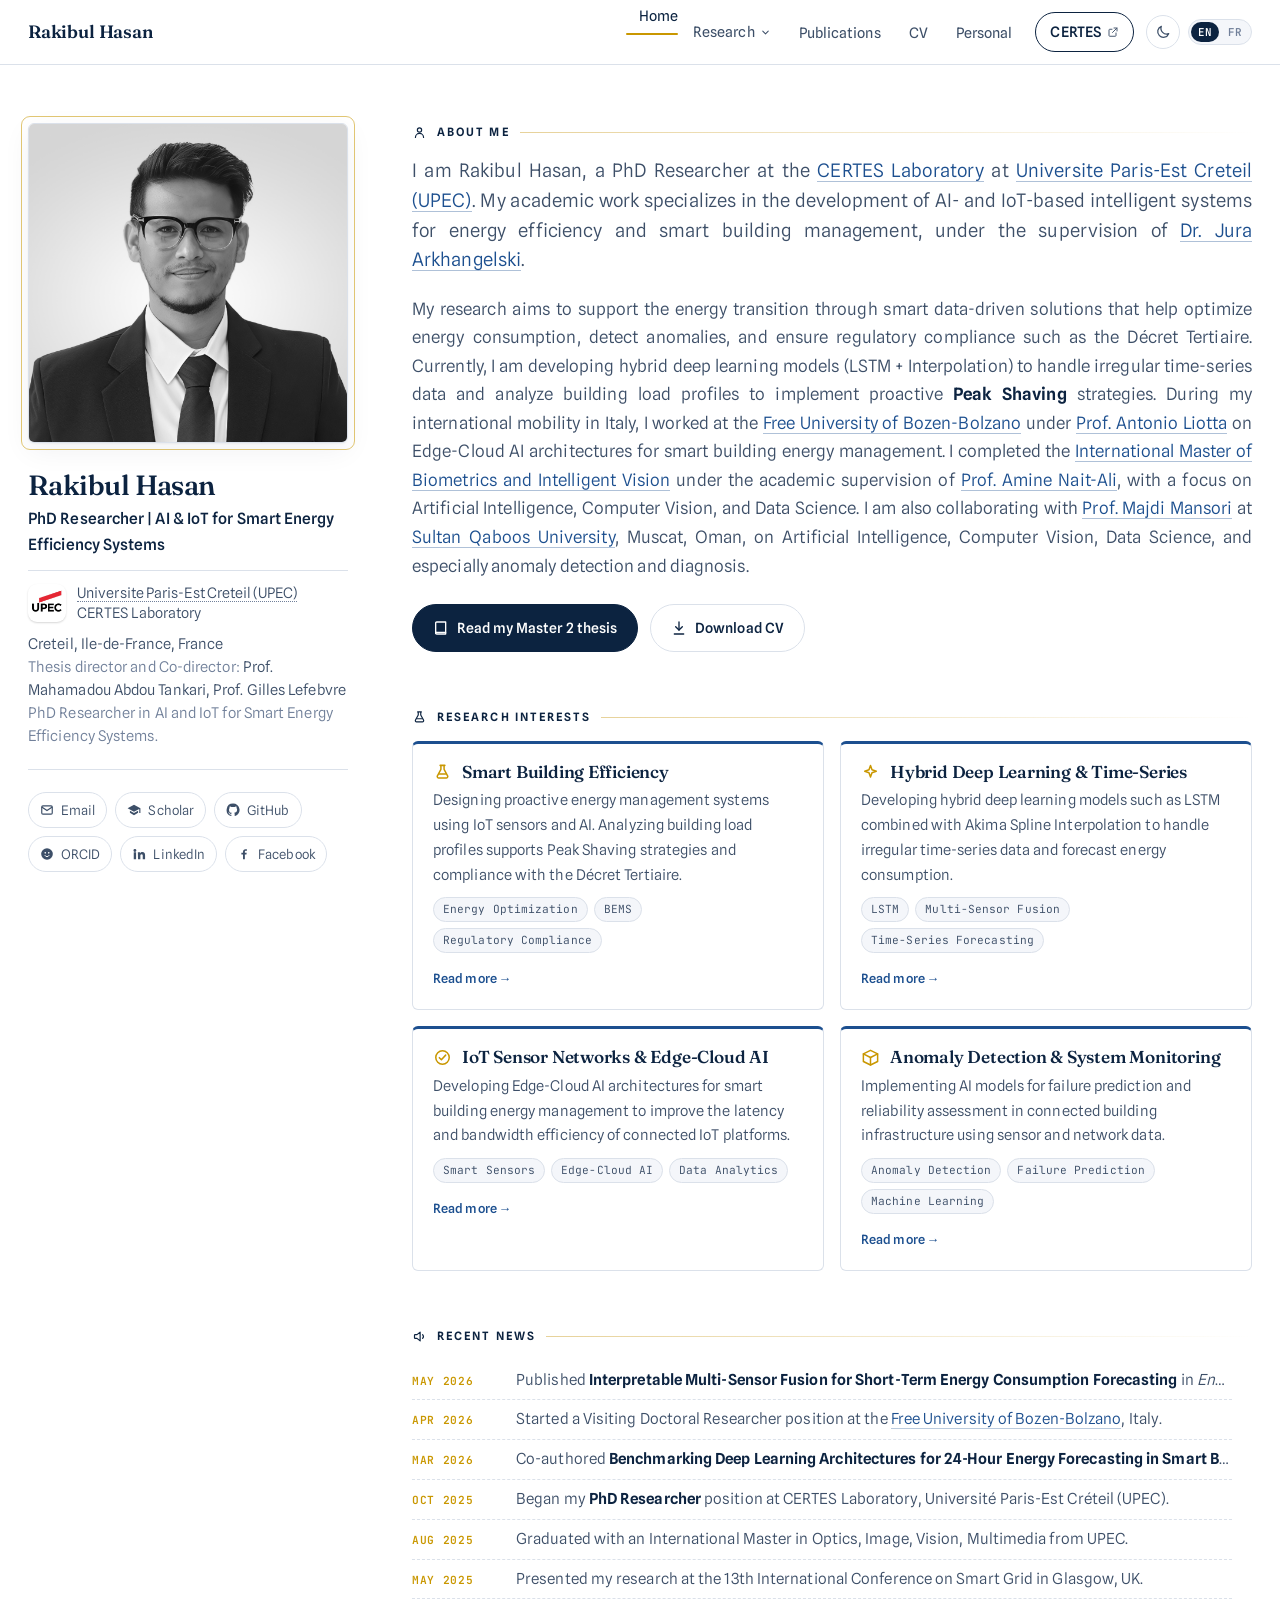
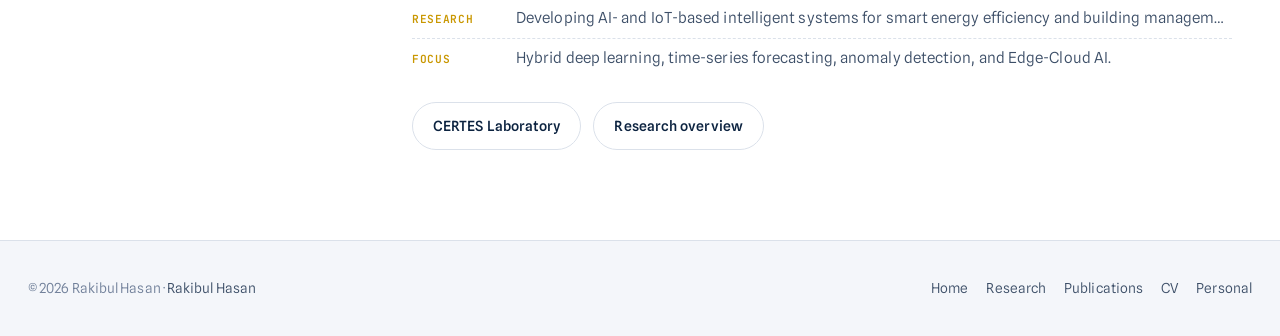
<file: index.html>
<!DOCTYPE html>
<html lang="en">

<meta http-equiv="content-type" content="text/html;charset=utf-8">
<head>
<meta charset="UTF-8">
<meta name="viewport" content="width=device-width, initial-scale=1">
<title>Rakibul Hasan | PhD Researcher at UPEC</title>
<meta name="description" content="Academic portfolio of Rakibul Hasan, PhD Researcher at UPEC specializing in AI- and IoT-based intelligent systems for building energy efficiency and management.">
<link rel="preconnect" href="https://fonts.googleapis.com/">
<link rel="preconnect" href="https://fonts.gstatic.com/" crossorigin>
<link href="https://fonts.googleapis.com/css2?family=Fraunces:opsz,wght@9..144,400..600&amp;family=Spline+Sans:wght@300..600&amp;family=JetBrains+Mono:wght@400;600&amp;display=swap" rel="stylesheet">
<link rel="stylesheet" href="assets/stylec1d1.css?v=20260902a">
<script src="assets/mainc1d1.js?v=20260902a"></script>
</head>
<body>

<nav class="nav">
  <div class="nav-inner">
    <a href="index.html" class="brand">Rakibul Hasan</a>
    <div class="nav-right">
      <ul class="nav-links">
        <li><a href="index.html" class="active">Home</a></li>
        <li class="has-drop">
          <a href="research.html">Research<svg class="caret" viewBox="0 0 24 24" aria-hidden="true"><path d="m6 9 6 6 6-6"/></svg></a>
          <ul class="dropdown">
            <li><a href="research.html#team">Current Team</a></li>
            <li><a href="research.html#experience">Experience</a></li>
            <li><a href="research.html#funding">Funding</a></li>
            <li><a href="research.html#directions">Research Directions</a></li>
          </ul>
        </li>
        <li><a href="publications.html">Publications</a></li>
        <li><a href="cv.html">CV</a></li>
        <li><a href="personal.html">Personal</a></li>
        <li><a class="nav-cta" href="https://www.certes-upec.fr/" target="_blank" rel="noopener">CERTES<svg class="ext" viewBox="0 0 24 24" aria-hidden="true"><path d="M14 4h6v6"/><path d="M20 4 11 13"/><path d="M18 14v5a1.5 1.5 0 0 1-1.5 1.5h-11A1.5 1.5 0 0 1 4 19V8a1.5 1.5 0 0 1 1.5-1.5H10"/></svg></a></li>
      </ul>
      <button class="theme-toggle" aria-label="Toggle dark mode" title="Toggle dark mode">
        <svg class="icon-moon" viewBox="0 0 24 24" aria-hidden="true"><path d="M20.5 14.5A8.5 8.5 0 0 1 9.5 3.5a8.5 8.5 0 1 0 11 11Z"/></svg>
        <svg class="icon-sun" viewBox="0 0 24 24" aria-hidden="true"><circle cx="12" cy="12" r="4.4"/><path d="M12 2.5v2.4M12 19.1v2.4M2.5 12h2.4M19.1 12h2.4M4.9 4.9l1.7 1.7M17.4 17.4l1.7 1.7M19.1 4.9l-1.7 1.7M6.6 17.4l-1.7 1.7"/></svg>
      </button>
      <div class="language-toggle" aria-label="Choose language">
        <button type="button" data-lang="en" class="active">EN</button><button type="button" data-lang="fr">FR</button>
      </div>
      <button class="nav-burger" aria-label="Menu">
        <svg viewBox="0 0 24 24" fill="none" stroke="currentColor" stroke-width="2" stroke-linecap="round"><path d="M3 6h18M3 12h18M3 18h18"/></svg>
      </button>
    </div>
  </div>
</nav>

<div class="wrap">
<div class="layout">

  <aside class="profile reveal">
    <div class="profile-photo-wrap">
      <img class="profile-photo" src="media/profile.png" alt="Rakibul Hasan">
    </div>
    <h1>Rakibul Hasan</h1>
    <div class="role">PhD Researcher | AI &amp; IoT for Smart Energy Efficiency Systems</div>
    <div class="uni-line">
      <img class="crest sm" src="media/logos/upec.png" alt="Universite Paris-Est Creteil (UPEC)" loading="lazy">
      <div class="ul-text">
        <a href="https://www.certes-upec.fr/" target="_blank" rel="noopener">Universite Paris-Est Creteil (UPEC)</a><br>
        CERTES Laboratory
      </div>
    </div>
    <div class="affil" style="margin-top:10px;">
      Creteil, Ile-de-France, France<br>
      <span style="color:var(--ink-faint)">Thesis director and Co-director:</span>
      Prof. Mahamadou Abdou Tankari, Prof. Gilles Lefebvre<br>
      <span style="color:var(--ink-faint)">PhD Researcher in AI and IoT for Smart Energy Efficiency Systems.</span>
    </div>
    <div class="socials">
      <a href="mailto:rakibul.hasan@u-pec.fr" title="Email">
        <svg viewBox="0 0 24 24" fill="none" stroke="currentColor" stroke-width="2"><rect x="3" y="5" width="18" height="14" rx="2"/><path d="m3 7 9 6 9-6"/></svg> Email
      </a>
      <a href="https://scholar.google.com/citations?user=Wj20ANoAAAAJ&amp;hl=en" target="_blank" rel="noopener" title="Google Scholar">
        <svg viewBox="0 0 24 24" fill="currentColor"><path d="M12 3 1 9l11 6 9-4.9V17h2V9zM5 13.2v3.4L12 21l7-4.4v-3.4l-7 3.8z"/></svg> Scholar
      </a>
      <a href="https://github.com/rakibs8583" target="_blank" rel="noopener" title="GitHub">
        <svg viewBox="0 0 24 24" fill="currentColor"><path d="M12 1a11 11 0 0 0-3.5 21.4c.55.1.75-.24.75-.53v-1.8c-3 .65-3.7-1.45-3.7-1.45-.5-1.3-1.2-1.6-1.2-1.6-1-.68.07-.67.07-.67 1.1.08 1.7 1.15 1.7 1.15 1 1.7 2.6 1.2 3.2.92.1-.72.4-1.2.7-1.5-2.4-.27-4.9-1.2-4.9-5.3 0-1.2.42-2.1 1.1-2.85-.1-.27-.48-1.36.1-2.84 0 0 .92-.3 3 1.1a10.4 10.4 0 0 1 5.5 0c2.1-1.4 3-1.1 3-1.1.6 1.48.22 2.57.1 2.84.7.75 1.1 1.65 1.1 2.85 0 4.1-2.5 5-4.9 5.27.4.35.75 1 .75 2.05v3c0 .3.2.64.76.53A11 11 0 0 0 12 1z"/></svg> GitHub
      </a>
      <a href="https://orcid.org/0009-0006-4969-9141" target="_blank" rel="noopener" title="ORCID">
        <svg viewBox="0 0 24 24" fill="currentColor"><circle cx="12" cy="12" r="10"/><circle cx="9" cy="10" r="1.4" fill="var(--surface)"/><circle cx="15" cy="10" r="1.4" fill="var(--surface)"/><path d="M8.5 14.5a4 4 0 0 0 7 0" stroke="var(--surface)" stroke-width="1.6" fill="none" stroke-linecap="round"/></svg> ORCID
      </a>
      <a href="https://linkedin.com/in/rakibs8583" target="_blank" rel="noopener" title="LinkedIn">
        <svg viewBox="0 0 24 24" fill="currentColor"><path d="M4.98 3.5A2.5 2.5 0 1 1 5 8.5a2.5 2.5 0 0 1-.02-5zM3 9h4v12H3zM10 9h3.8v1.7h.05c.53-1 1.83-2.05 3.77-2.05 4 0 4.8 2.6 4.8 6V21h-4v-5.6c0-1.34-.03-3.07-1.9-3.07-1.9 0-2.2 1.46-2.2 2.97V21h-4z"/></svg> LinkedIn
      </a>
      <a href="https://www.facebook.com/rakibs8583" target="_blank" rel="noopener" title="Facebook">
        <svg viewBox="0 0 24 24" fill="currentColor"><path d="M13.5 21v-8h2.7l.4-3h-3.1V8.1c0-.9.3-1.6 1.7-1.6h1.8V3.8c-.3 0-1.3-.1-2.5-.1-2.5 0-4.2 1.5-4.2 4.3V10H7.5v3h2.8v8z"/></svg> Facebook
      </a>
    </div>
  </aside>

  <main class="main">

    <section class="section reveal d2" id="about">
      <div class="eyebrow"><svg viewBox="0 0 24 24" aria-hidden="true"><circle cx="12" cy="8" r="3.4"/><path d="M5.5 20a6.5 6.5 0 0 1 13 0"/></svg>About me</div>
      <div class="prose justify">
        <p class="lead">I am Rakibul Hasan, a PhD Researcher at the <a href="https://www.certes-upec.fr/" target="_blank" rel="noopener">CERTES Laboratory</a> at <a href="https://www.u-pec.fr/" target="_blank" rel="noopener">Universite Paris-Est Creteil (UPEC)</a>. My academic work specializes in the development of AI- and IoT-based intelligent systems for energy efficiency and smart building management, under the supervision of <a href="https://www.certes-upec.fr/membres/jura-arkhangelski/" target="_blank" rel="noopener">Dr. Jura Arkhangelski</a>.</p>
        <p>My research aims to support the energy transition through smart data-driven solutions that help optimize energy consumption, detect anomalies, and ensure regulatory compliance such as the Décret Tertiaire. Currently, I am developing hybrid deep learning models (LSTM + Interpolation) to handle irregular time-series data and analyze building load profiles to implement proactive <strong>Peak Shaving</strong> strategies. During my international mobility in Italy, I worked at the <a href="https://www.unibz.it/en/faculties/engineering/academic-staff/person/41903-antonio-liotta" target="_blank" rel="noopener">Free University of Bozen-Bolzano</a> under <a href="https://www.unibz.it/en/faculties/engineering/academic-staff/person/41903-antonio-liotta" target="_blank" rel="noopener">Prof. Antonio Liotta</a> on Edge-Cloud AI architectures for smart building energy management. I completed the <a href="https://www.international-master-biometrics-intelligent-vision.org/" target="_blank" rel="noopener">International Master of Biometrics and Intelligent Vision</a> under the academic supervision of <a href="https://www.amine-nait-ali.org/" target="_blank" rel="noopener">Prof. Amine Nait-Ali</a>, with a focus on Artificial Intelligence, Computer Vision, and Data Science. I am also collaborating with <a href="https://sites.google.com/view/ssirg2mm/home" target="_blank" rel="noopener">Prof. Majdi Mansori</a> at <a href="https://www.squ.edu.om/" target="_blank" rel="noopener">Sultan Qaboos University</a>, Muscat, Oman, on Artificial Intelligence, Computer Vision, Data Science, and especially anomaly detection and diagnosis.</p>
      </div>
      <div class="btn-row">
        <button type="button" class="btn js-diss">
          <svg viewBox="0 0 24 24"><path d="M4 4.5A1.5 1.5 0 0 1 5.5 3H19v15.5H5.5A1.5 1.5 0 0 0 4 20Z"/><path d="M19 18.5V21H5.5A1.5 1.5 0 0 1 4 19.5"/></svg>
          Read my Master 2 thesis
        </button>
        <a class="btn ghost" href="media/cv.pdf" target="_blank" rel="noopener">
          <svg viewBox="0 0 24 24"><path d="M12 3v12"/><path d="m7 10 5 5 5-5"/><path d="M5 21h14"/></svg>
          Download CV
        </a>
        </a>
      </div>
    </section>

    <section class="section reveal d3" id="interests">
      <div class="eyebrow"><svg viewBox="0 0 24 24" aria-hidden="true"><path d="M9 3h6M10 3v5l-4.6 8.5A2 2 0 0 0 7.2 19h9.6a2 2 0 0 0 1.8-2.5L14 8V3"/><path d="M8 14h8"/></svg>Research interests</div>
      <div class="interests">
        <a class="interest" href="research.html#energy-efficiency">
          <div class="ihead"><svg viewBox="0 0 24 24" aria-hidden="true"><path d="M9 3h6M10 3v5l-4.6 8.5A2 2 0 0 0 7.2 19h9.6a2 2 0 0 0 1.8-2.5L14 8V3"/><path d="M8 14h8"/></svg><h3>Smart Building Efficiency</h3></div>
          <p>Designing proactive energy management systems using IoT sensors and AI. Analyzing building load profiles supports Peak Shaving strategies and compliance with the Décret Tertiaire.</p>
          <div class="tags"><span class="tag">Energy Optimization</span><span class="tag">BEMS</span><span class="tag">Regulatory Compliance</span></div>
          <span class="go">Read more &#8594;</span>
        </a>
        <a class="interest" href="research.html#deep-learning">
          <div class="ihead"><svg viewBox="0 0 24 24" aria-hidden="true"><path d="M12 3.2l1.9 5.4 5.4 1.9-5.4 1.9L12 17.8l-1.9-5.4L4.7 10.5l5.4-1.9Z"/></svg><h3>Hybrid Deep Learning &amp; Time-Series</h3></div>
          <p>Developing hybrid deep learning models such as LSTM combined with Akima Spline Interpolation to handle irregular time-series data and forecast energy consumption.</p>
          <div class="tags"><span class="tag">LSTM</span><span class="tag">Multi-Sensor Fusion</span><span class="tag">Time-Series Forecasting</span></div>
          <span class="go">Read more &#8594;</span>
        </a>
        <a class="interest" href="research.html#iot-networks">
          <div class="ihead"><svg viewBox="0 0 24 24" aria-hidden="true"><circle cx="12" cy="12" r="8.5"/><path d="M8 12.2l2.6 2.6L16 9"/></svg><h3>IoT Sensor Networks &amp; Edge-Cloud AI</h3></div>
          <p>Developing Edge-Cloud AI architectures for smart building energy management to improve the latency and bandwidth efficiency of connected IoT platforms.</p>
          <div class="tags"><span class="tag">Smart Sensors</span><span class="tag">Edge-Cloud AI</span><span class="tag">Data Analytics</span></div>
          <span class="go">Read more &#8594;</span>
        </a>
        <a class="interest" href="research.html#anomaly-detection">
          <div class="ihead"><svg viewBox="0 0 24 24" aria-hidden="true"><path d="M3 7.5 12 3l9 4.5-9 4.5-9-4.5Z"/><path d="M3 7.5V17l9 4.5 9-4.5V7.5"/><path d="M12 12v9.5"/></svg><h3>Anomaly Detection &amp; System Monitoring</h3></div>
          <p>Implementing AI models for failure prediction and reliability assessment in connected building infrastructure using sensor and network data.</p>
          <div class="tags"><span class="tag">Anomaly Detection</span><span class="tag">Failure Prediction</span><span class="tag">Machine Learning</span></div>
          <span class="go">Read more &#8594;</span>
        </a>
      </div>
    </section>

    <section class="section reveal d4" id="news">
      <div class="eyebrow"><svg viewBox="0 0 24 24" aria-hidden="true"><path d="M4 10v4a1 1 0 0 0 1 1h3l5 4V5L8 9H5a1 1 0 0 0-1 1Z"/><path d="M17 9a4.5 4.5 0 0 1 0 6"/></svg>Recent news</div>
      <div class="newslist">
        <div class="news-item">
          <span class="n-when">May 2026</span>
          <span class="n-text">Published <b>Interpretable Multi-Sensor Fusion for Short-Term Energy Consumption Forecasting</b> in <i>Energies</i>.</span>
        </div>
        <div class="news-item">
          <span class="n-when">Apr 2026</span>
          <span class="n-text">Started a Visiting Doctoral Researcher position at the <a href="https://www.unibz.it/" target="_blank" rel="noopener">Free University of Bozen-Bolzano</a>, Italy.</span>
        </div>
        <div class="news-item">
          <span class="n-when">Mar 2026</span>
          <span class="n-text">Co-authored <b>Benchmarking Deep Learning Architectures for 24-Hour Energy Forecasting in Smart Buildings Using Real-World IoT Data</b>.</span>
        </div>
        <div class="news-item">
          <span class="n-when">Oct 2025</span>
          <span class="n-text">Began my <b>PhD Researcher</b> position at CERTES Laboratory, Université Paris-Est Créteil (UPEC).</span>
        </div>
        <div class="news-item">
          <span class="n-when">Aug 2025</span>
          <span class="n-text">Graduated with an International Master in Optics, Image, Vision, Multimedia from UPEC.</span>
        </div>
        <div class="news-item">
          <span class="n-when">May 2025</span>
          <span class="n-text">Presented my research at the 13th International Conference on Smart Grid in Glasgow, UK.</span>
        </div>
        <div class="news-item">
          <span class="n-when">Research</span>
          <span class="n-text">Developing AI- and IoT-based intelligent systems for smart energy efficiency and building management.</span>
        </div>
        <div class="news-item">
          <span class="n-when">Focus</span>
          <span class="n-text">Hybrid deep learning, time-series forecasting, anomaly detection, and Edge-Cloud AI.</span>
        </div>
      </div>
      <div class="btn-row">
        <a href="https://www.certes-upec.fr/" target="_blank" rel="noopener" class="btn ghost">CERTES Laboratory</a>
        <a href="research.html" class="btn ghost">Research overview</a>
      </div>
    </section>

  </main>
</div>
</div>

<div class="modal-overlay" id="diss-modal" role="dialog" aria-modal="true" aria-labelledby="diss-title">
  <div class="modal">
    <button class="modal-close" aria-label="Close">&times;</button>
    <div class="m-eyebrow">In progress</div>
    <h3 id="diss-title">Development of an Intelligent Energy Efficiency Tool for Buildings using Artificial Intelligence &amp; IoT</h3>
    <p>This is my Master 2 thesis. Please <a href="mailto:rakibul.hasan@u-pec.fr">email me</a> if you would like a copy.</p>
  </div>
</div>

<footer class="footer">
  <div class="footer-inner">
    <div>© 2026 Rakibul Hasan · <a href="index.html">Rakibul Hasan</a></div>
    <div class="fnav">
      <a href="index.html">Home</a>
      <a href="research.html">Research</a>
      <a href="publications.html">Publications</a>
      <a href="cv.html">CV</a>
      <a href="personal.html">Personal</a>
    </div>
  </div>
</footer>

</body>

</html>
</file>
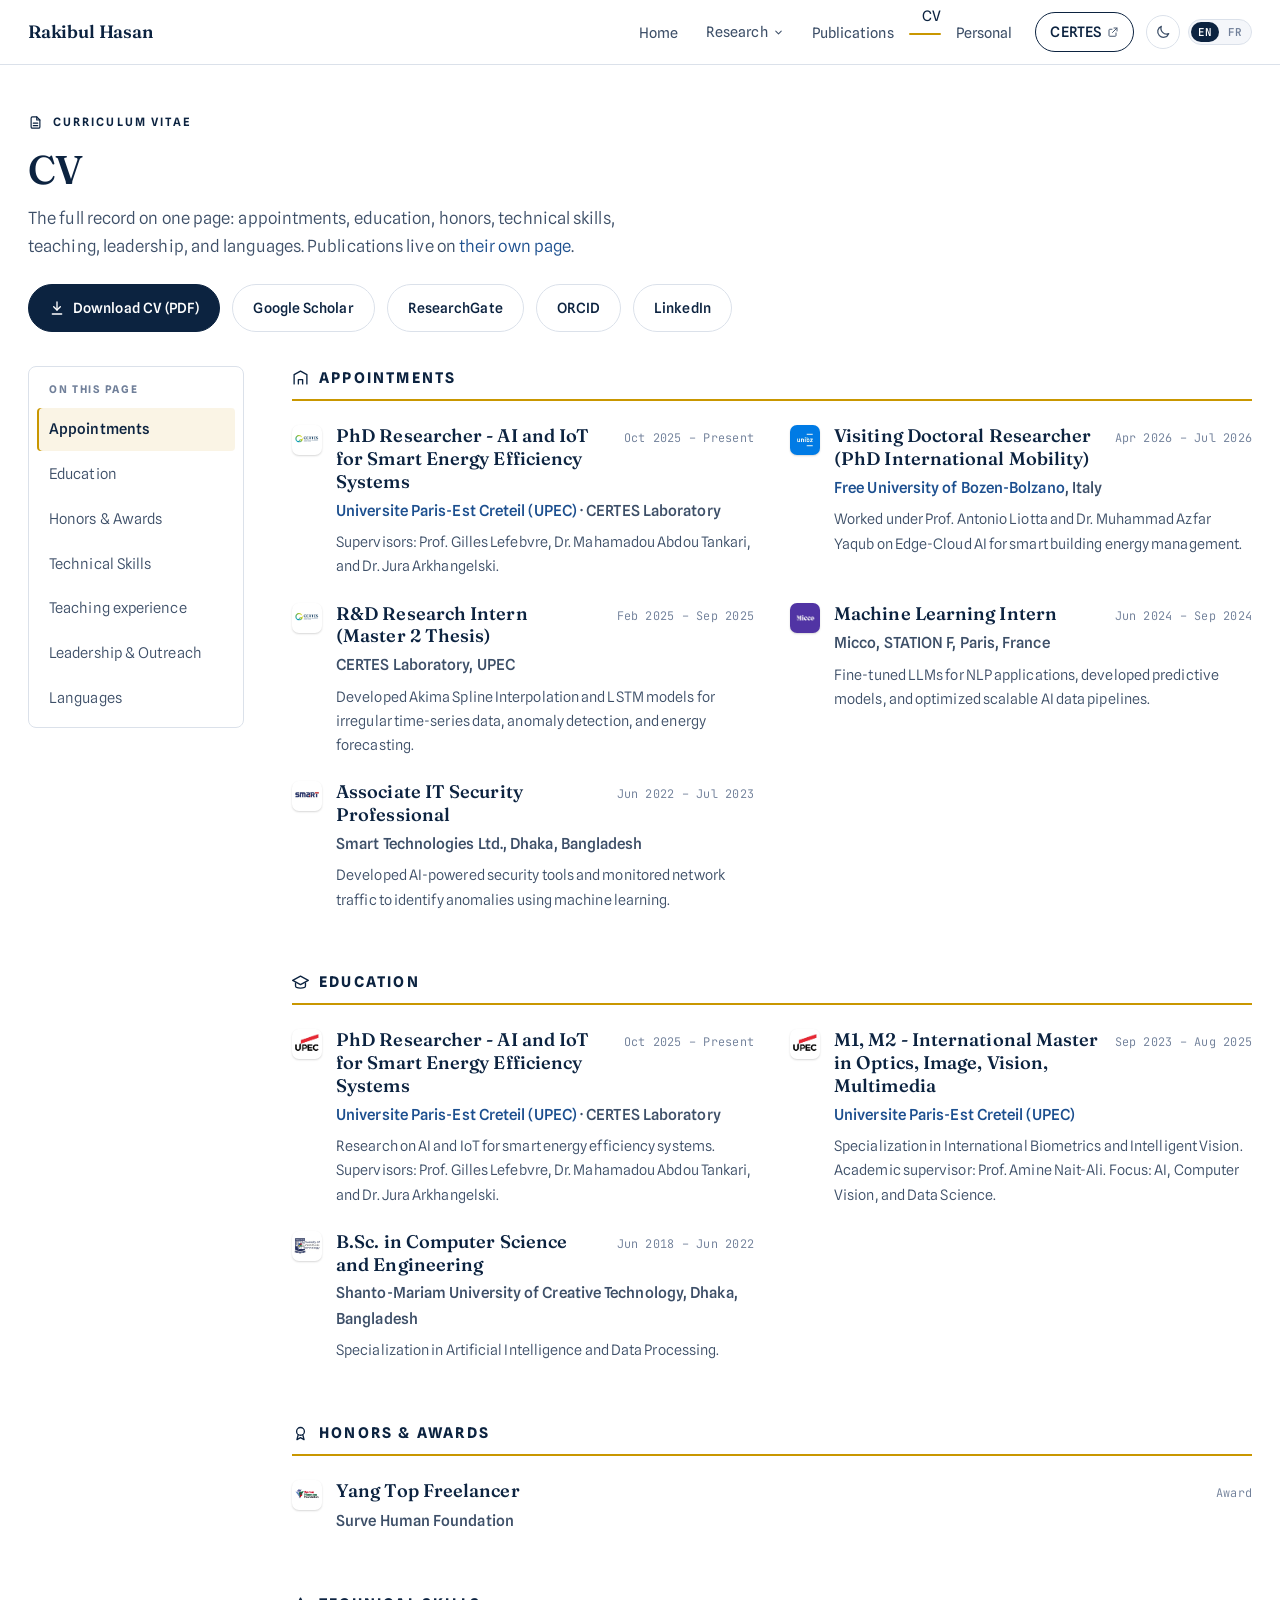
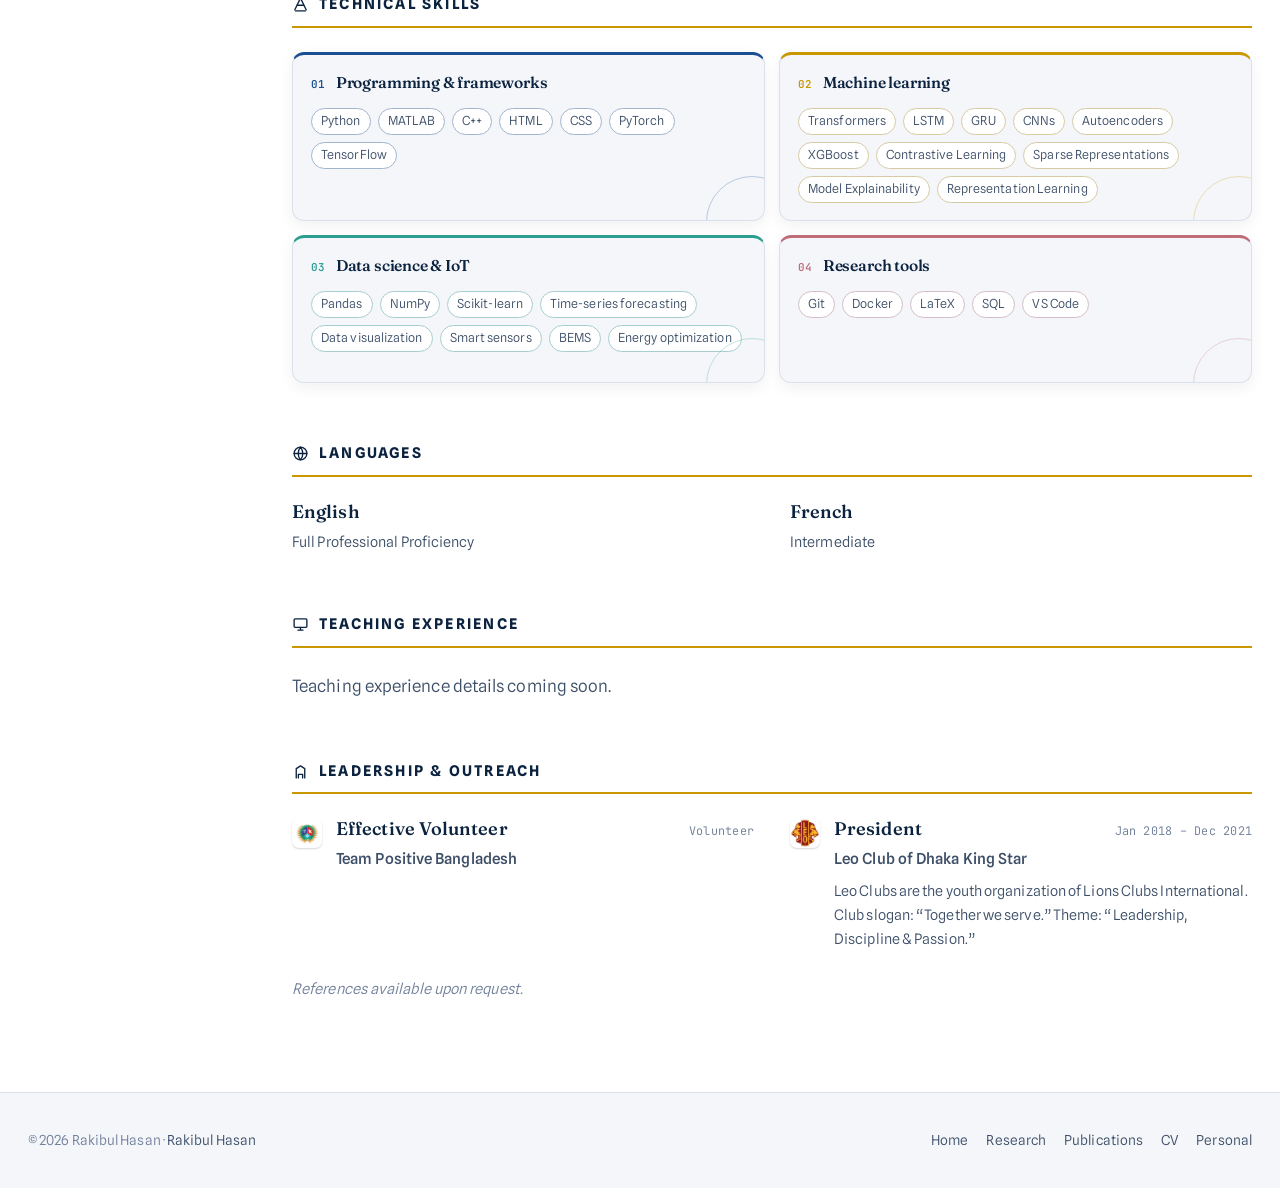
<file: cv.html>
<!DOCTYPE html>
<html lang="en">

<head>
<meta charset="UTF-8">
<meta name="viewport" content="width=device-width, initial-scale=1">
<title>CV · Rakibul Hasan</title>
<meta name="description" content="Curriculum vitae of Rakibul Hasan: appointments, education, honors, technical skills, teaching, leadership, and languages.">
<link rel="preconnect" href="https://fonts.googleapis.com/">
<link rel="preconnect" href="https://fonts.gstatic.com/" crossorigin>
<link href="https://fonts.googleapis.com/css2?family=Fraunces:opsz,wght@9..144,400..600&amp;family=Spline+Sans:wght@300..600&amp;family=JetBrains+Mono:wght@400;600&amp;display=swap" rel="stylesheet">
<link rel="stylesheet" href="assets/stylec1d1.css?v=20260902a">
<script src="assets/mainc1d1.js?v=20260902a"></script>
</head>
<body>

<nav class="nav">
  <div class="nav-inner">
    <a href="index.html" class="brand">Rakibul Hasan</a>
    <div class="nav-right">
      <ul class="nav-links">
        <li><a href="index.html">Home</a></li>
        <li class="has-drop">
          <a href="research.html">Research<svg class="caret" viewBox="0 0 24 24" aria-hidden="true"><path d="m6 9 6 6 6-6"/></svg></a>
          <ul class="dropdown">
            <li><a href="research.html#team">Advisors &amp; Collaborators</a></li>
            <li><a href="research.html#experience">Experience</a></li>
            <li><a href="research.html#funding">Education &amp; Funding</a></li>
            <li><a href="research.html#directions">Research Directions</a></li>
          </ul>
        </li>
        <li><a href="publications.html">Publications</a></li>
        <li><a href="cv.html" class="active">CV</a></li>
        <li><a href="personal.html">Personal</a></li>
        <li><a class="nav-cta" href="https://www.certes-upec.fr/" target="_blank" rel="noopener">CERTES<svg class="ext" viewBox="0 0 24 24" aria-hidden="true"><path d="M14 4h6v6"/><path d="M20 4 11 13"/><path d="M18 14v5a1.5 1.5 0 0 1-1.5 1.5h-11A1.5 1.5 0 0 1 4 19V8a1.5 1.5 0 0 1 1.5-1.5H10"/></svg></a></li>
      </ul>
      <button class="theme-toggle" aria-label="Toggle dark mode" title="Toggle dark mode">
        <svg class="icon-moon" viewBox="0 0 24 24" aria-hidden="true"><path d="M20.5 14.5A8.5 8.5 0 0 1 9.5 3.5a8.5 8.5 0 1 0 11 11Z"/></svg>
        <svg class="icon-sun" viewBox="0 0 24 24" aria-hidden="true"><circle cx="12" cy="12" r="4.4"/><path d="M12 2.5v2.4M12 19.1v2.4M2.5 12h2.4M19.1 12h2.4M4.9 4.9l1.7 1.7M17.4 17.4l1.7 1.7M19.1 4.9l-1.7 1.7M6.6 17.4l-1.7 1.7"/></svg>
      </button>
      <div class="language-toggle" aria-label="Choose language">
        <button type="button" data-lang="en" class="active">EN</button><button type="button" data-lang="fr">FR</button>
      </div>
      <button class="nav-burger" aria-label="Menu">
        <svg viewBox="0 0 24 24" fill="none" stroke="currentColor" stroke-width="2" stroke-linecap="round"><path d="M3 6h18M3 12h18M3 18h18"/></svg>
      </button>
    </div>
  </div>
</nav>

<div class="wrap cv-page">
  <header class="page-head reveal" id="cv-head">
    <div class="eyebrow"><svg viewBox="0 0 24 24" aria-hidden="true"><path d="M14 3H7a2 2 0 0 0-2 2v14a2 2 0 0 0 2 2h10a2 2 0 0 0 2-2V8Z"/><path d="M14 3v5h5"/><path d="M8.5 13h7M8.5 17h7"/></svg>Curriculum vitae</div>
    <h1>CV</h1>
    <p>The full record on one page: appointments, education, honors, technical skills, teaching, leadership, and languages. Publications live on <a href="publications.html">their own page</a>.</p>
    <div class="btn-row">
      <a href="media/cv.pdf" target="_blank" rel="noopener" class="btn">
        <svg viewBox="0 0 24 24"><path d="M12 3v12"/><path d="m7 10 5 5 5-5"/><path d="M5 21h14"/></svg>
        Download CV (PDF)
      </a>
      <a href="https://scholar.google.com/citations?user=Wj20ANoAAAAJ&amp;hl=en" target="_blank" rel="noopener" class="btn ghost">Google Scholar</a>
      <a href="https://www.researchgate.net/profile/Rakibul-Hasan-115?ev=prf_overview" target="_blank" rel="noopener" class="btn ghost">ResearchGate</a>
      <a href="https://orcid.org/0009-0006-4969-9141" target="_blank" rel="noopener" class="btn ghost">ORCID</a>
      <a href="https://linkedin.com/in/rakibs8583" target="_blank" rel="noopener" class="btn ghost">LinkedIn</a>
    </div>
  </header>
</div>

<div class="wrap cv-page">
<div class="page-body">
<div class="side-layout reveal d1">

  <nav class="sidenav" data-spy aria-label="CV sections">
    <span class="sn-label">On this page</span>
    <a href="#appointments">Appointments</a>
    <a href="#education">Education</a>
    <a href="#awards">Honors &amp; Awards</a>
    <a href="#skills">Technical Skills</a>
     <a href="#teaching">Teaching experience</a>
    <a href="#leadership">Leadership &amp; Outreach</a>
    <a href="#languages">Languages</a>
  </nav>

  <div class="side-main">

  <section class="group" id="appointments">
    <div class="eyebrow band"><svg viewBox="0 0 24 24" aria-hidden="true"><path d="M3 21V8l9-5 9 5v13"/><path d="M9 21v-6h6v6"/></svg>Appointments</div>
    <div class="entry-grid">
      <div class="entry">
        <img class="crest" src="media/logos/CERTES.png" alt="CERTES Laboratory, UPEC" loading="lazy">
        <div class="e-body">
          <div class="e-top">
            <div class="e-title">PhD Researcher - AI and IoT for Smart Energy Efficiency Systems</div>
            <div class="e-when">Oct 2025 &#8211; Present</div>
          </div>
          <div class="e-org"><a href="https://www.u-pec.fr/" target="_blank" rel="noopener">Universite Paris-Est Creteil (UPEC)</a> · CERTES Laboratory</div>
          <div class="e-meta">Supervisors: Prof. Gilles Lefebvre, Dr. Mahamadou Abdou Tankari, and Dr. Jura Arkhangelski.</div>
        </div>
      </div>
      <div class="entry">
        <img class="crest" src="media/logos/free bolzano.jpg" alt="Free University of Bozen-Bolzano" loading="lazy">
        <div class="e-body">
          <div class="e-top">
            <div class="e-title">Visiting Doctoral Researcher (PhD International Mobility)</div>
            <div class="e-when">Apr 2026 &#8211; Jul 2026</div>
          </div>
          <div class="e-org"><a href="https://www.unibz.it/" target="_blank" rel="noopener">Free University of Bozen-Bolzano</a>, Italy</div>
          <div class="e-meta">Worked under Prof. Antonio Liotta and Dr. Muhammad Azfar Yaqub on Edge-Cloud AI for smart building energy management.</div>
        </div>
      </div>
      <div class="entry">
        <img class="crest" src="media/logos/CERTES.png" alt="CERTES Laboratory, UPEC" loading="lazy">
        <div class="e-body">
          <div class="e-top">
            <div class="e-title">R&amp;D Research Intern (Master 2 Thesis)</div>
            <div class="e-when">Feb 2025 &#8211; Sep 2025</div>
          </div>
          <div class="e-org">CERTES Laboratory, UPEC</div>
          <div class="e-meta">Developed Akima Spline Interpolation and LSTM models for irregular time-series data, anomaly detection, and energy forecasting.</div>
        </div>
      </div>
      <div class="entry">
        <img class="crest" src="media/logos/micco.png" alt="Micco, STATION F" loading="lazy">
        <div class="e-body">
          <div class="e-top">
            <div class="e-title">Machine Learning Intern</div>
            <div class="e-when">Jun 2024 &#8211; Sep 2024</div>
          </div>
          <div class="e-org">Micco, STATION F, Paris, France</div>
          <div class="e-meta">Fine-tuned LLMs for NLP applications, developed predictive models, and optimized scalable AI data pipelines.</div>
        </div>
      </div>
      <div class="entry">
        <img class="crest" src="media/logos/Smart_Technologies.jpg" alt="Smart Technologies Ltd." loading="lazy">
        <div class="e-body">
          <div class="e-top">
            <div class="e-title">Associate IT Security Professional</div>
            <div class="e-when">Jun 2022 &#8211; Jul 2023</div>
          </div>
          <div class="e-org">Smart Technologies Ltd., Dhaka, Bangladesh</div>
          <div class="e-meta">Developed AI-powered security tools and monitored network traffic to identify anomalies using machine learning.</div>
        </div>
      </div>
    </div>
  </section>

  <section class="group" id="education">
    <div class="eyebrow band"><svg viewBox="0 0 24 24" aria-hidden="true"><path d="M12 3 1 9l11 6 11-6Z"/><path d="M5 12.5V17c0 1.5 3.1 3 7 3s7-1.5 7-3v-4.5"/></svg>Education</div>
    <div class="entry-grid">
      <div class="entry">
        <img class="crest" src="media/logos/upec.png" alt="Universite Paris-Est Creteil" loading="lazy">
        <div class="e-body">
          <div class="e-top">
            <div class="e-title">PhD Researcher - AI and IoT for Smart Energy Efficiency Systems</div>
            <div class="e-when">Oct 2025 &#8211; Present</div>
          </div>
          <div class="e-org"><a href="https://www.u-pec.fr/" target="_blank" rel="noopener">Universite Paris-Est Creteil (UPEC)</a> · CERTES Laboratory</div>
          <div class="e-meta">Research on AI and IoT for smart energy efficiency systems. Supervisors: Prof. Gilles Lefebvre, Dr. Mahamadou Abdou Tankari, and Dr. Jura Arkhangelski.</div>
        </div>
      </div>
      <div class="entry">
        <img class="crest" src="media/logos/upec.png" alt="International Master of Biometrics and Intelligent Vision" loading="lazy">
        <div class="e-body">
          <div class="e-top">
            <div class="e-title">M1, M2 - International Master in Optics, Image, Vision, Multimedia</div>
            <div class="e-when">Sep 2023 &#8211; Aug 2025</div>
          </div>
          <div class="e-org"><a href="https://www.international-master-biometrics-intelligent-vision.org/" target="_blank" rel="noopener">Universite Paris-Est Creteil (UPEC)</a></div>
          <div class="e-meta">Specialization in International Biometrics and Intelligent Vision. Academic supervisor: Prof. Amine Nait-Ali. Focus: AI, Computer Vision, and Data Science.</div>
        </div>
      </div>
      <div class="entry">
        <img class="crest" src="media/logos/smuct.jpg" alt="Shanto-Mariam University of Creative Technology" loading="lazy">
        <div class="e-body">
          <div class="e-top">
            <div class="e-title">B.Sc. in Computer Science and Engineering</div>
            <div class="e-when">Jun 2018 &#8211; Jun 2022</div>
          </div>
          <div class="e-org">Shanto-Mariam University of Creative Technology, Dhaka, Bangladesh</div>
          <div class="e-meta">Specialization in Artificial Intelligence and Data Processing.</div>
        </div>
      </div>
    </div>
  </section>

  <section class="group" id="awards">
    <div class="eyebrow band"><svg viewBox="0 0 24 24" aria-hidden="true"><circle cx="12" cy="9" r="5.5"/><path d="m8.8 13.6-1.8 7 5-2.8 5 2.8-1.8-7"/></svg>Honors &amp; awards</div>
    <div class="entry-grid one">
      <div class="entry">
        <img class="crest" src="media/logos/awad.png" alt="Yang Top Freelancer" loading="lazy">
        <div class="e-body">
          <div class="e-top">
            <div class="e-title">Yang Top Freelancer</div>
            <div class="e-when">Award</div>
          </div>
          <div class="e-org">Surve Human Foundation</div>
        </div>
      </div>
    </div>
  </section>

  <section class="group" id="talks" hidden>
    <div class="eyebrow band"><svg viewBox="0 0 24 24" aria-hidden="true"><path d="M4 10v4a1 1 0 0 0 1 1h3l5 4V5L8 9H5a1 1 0 0 0-1 1Z"/><path d="M17 9a4.5 4.5 0 0 1 0 6"/></svg>Invited talks</div>
    <div class="entry-grid">
      <div class="entry">
        <img class="crest" src="media/logos/fresno.png" alt="California State University, Fresno" loading="lazy">
        <div class="e-body">
          <div class="e-top">
            <div class="e-title">Adapting Code LLMs for Under-Explored Domains</div>
            <div class="e-when">May 12, 2026</div>
          </div>
          <div class="e-org"><a href="https://www.fresnostate.edu/" target="_blank" rel="noopener">California State University, Fresno</a></div>
        </div>
      </div>
      <div class="entry">
        <img class="crest" src="media/logos/pvamu.png" alt="Prairie View A&amp;M University" loading="lazy">
        <div class="e-body">
          <div class="e-top">
            <div class="e-title">Adapting Code LLMs for Under-Explored Domains</div>
            <div class="e-when">May 6, 2026</div>
          </div>
          <div class="e-org"><a href="https://www.pvamu.edu/" target="_blank" rel="noopener">Prairie View A&amp;M University</a></div>
        </div>
      </div>
      <div class="entry">
        <img class="crest" src="media/logos/duke.png" alt="Duke University" loading="lazy">
        <div class="e-body">
          <div class="e-top">
            <div class="e-title">Adapting Code LLMs for Under-Explored Domains</div>
            <div class="e-when">Apr 21, 2026</div>
          </div>
          <div class="e-org"><a href="https://cs.duke.edu/" target="_blank" rel="noopener">Duke University</a></div>
        </div>
      </div>
      <div class="entry">
        <div class="e-body">
          <div class="e-top">
            <div class="e-title">Talk abstract</div>
          </div>
          <div class="e-meta">The talk surveys why code language models degrade once they leave English, Python, and the benchmarks the field already optimizes for, and presents the data, modeling, and evaluation work (mHumanEval, TigerLLM, TigerCoder, MojoBench) that makes these under-explored settings measurable and improvable.</div>
        </div>
      </div>
    </div>
  </section>

  <section class="group" id="skills">
    <div class="eyebrow band"><svg viewBox="0 0 24 24" aria-hidden="true"><path d="M4 19.5 12 3l8 16.5"/><path d="M7.5 13h9"/><path d="M5 21h14"/></svg>Technical skills</div>
    <div class="skill-grid">
      <article class="skill-card skill-card-blue">
        <div class="skill-heading"><span class="skill-index">01</span><h3>Programming &amp; frameworks</h3></div>
        <div class="skill-tags">
          <span>Python</span><span>MATLAB</span><span>C++</span><span>HTML</span><span>CSS</span><span>PyTorch</span><span>TensorFlow</span>
        </div>
      </article>
      <article class="skill-card skill-card-gold">
        <div class="skill-heading"><span class="skill-index">02</span><h3>Machine learning</h3></div>
        <div class="skill-tags">
          <span>Transformers</span><span>LSTM</span><span>GRU</span><span>CNNs</span><span>Autoencoders</span><span>XGBoost</span><span>Contrastive Learning</span><span>Sparse Representations</span><span>Model Explainability</span><span>Representation Learning</span>
        </div>
      </article>
      <article class="skill-card skill-card-teal">
        <div class="skill-heading"><span class="skill-index">03</span><h3>Data science &amp; IoT</h3></div>
        <div class="skill-tags">
          <span>Pandas</span><span>NumPy</span><span>Scikit-learn</span><span>Time-series forecasting</span><span>Data visualization</span><span>Smart sensors</span><span>BEMS</span><span>Energy optimization</span>
        </div>
      </article>
      <article class="skill-card skill-card-rose">
        <div class="skill-heading"><span class="skill-index">04</span><h3>Research tools</h3></div>
        <div class="skill-tags">
          <span>Git</span><span>Docker</span><span>LaTeX</span><span>SQL</span><span>VS Code</span>
        </div>
      </article>
    </div>
  </section>

  <section class="group" id="languages">
    <div class="eyebrow band"><svg viewBox="0 0 24 24" aria-hidden="true"><circle cx="12" cy="12" r="9"/><path d="M3 12h18M12 3a14 14 0 0 1 0 18M12 3a14 14 0 0 0 0 18"/></svg>Languages</div>
    <div class="entry-grid">
      <div class="entry"><div class="e-body"><div class="e-title">English</div><div class="e-meta">Full Professional Proficiency</div></div></div>
      <div class="entry"><div class="e-body"><div class="e-title">French</div><div class="e-meta">Intermediate</div></div></div>
    </div>
  </section>

  <section class="group" id="teaching">
    <div class="eyebrow band"><svg viewBox="0 0 24 24" aria-hidden="true"><rect x="3" y="4" width="18" height="12" rx="1.5"/><path d="M12 16v4M8.5 20h7"/></svg>Teaching experience</div>
    <div class="prose"><p>Teaching experience details coming soon.</p></div>
    <div class="entry-grid" style="display:none">
      <div class="entry">
        <img class="crest" src="media/logos/uttara.png" alt="Uttara University" loading="lazy">
        <div class="e-body">
          <div class="e-top">
            <div class="e-title">Graduate Teaching Assistant</div>
            <div class="e-when">Aug 2021 &#8211; May 2023</div>
          </div>
          <div class="e-org">George Mason University, Dept. of Computer Science</div>
          <ul>
            <li>CS 583: Analysis of Algorithms (graduate); led labs for sections of 75&#8211;90 M.S. and Ph.D. students.</li>
            <li>CS 262: Introduction to Low-Level Programming (12 labs, 3 projects, midterm, final).</li>
            <li>CS 222: Computer Programming for Engineers / Introduction to Programming.</li>
            <li>Designed inquiry-based lab exercises, including debugging labs built around flawed Quicksort implementations and AI code-review activities in which students critique LLM-generated code.</li>
          </ul>
        </div>
      </div>
      <div class="entry">
        <img class="crest" src="media/logos/uttara.png" alt="Uttara University" loading="lazy">
        <div class="e-body">
          <div class="e-top">
            <div class="e-title">Lecturer, Computer Science</div>
            <div class="e-when">2019</div>
          </div>
          <div class="e-org">Uttara University, Dhaka, Bangladesh</div>
          <ul>
            <li>Taught theory and lab courses: Introduction to Computers, C, and C++.</li>
          </ul>
        </div>
      </div>
      <div class="entry">
        <div class="e-body">
          <div class="e-top">
            <div class="e-title">Proposed course: Responsible AI Deployment</div>
          </div>
          <div class="e-meta">An upper-level elective bridging foundational algorithms and AI-augmented practice: LLM-assisted code generation, debugging, and responsible deployment.</div>
        </div>
      </div>
    </div>
  </section>

  <section class="group" id="mentoring" hidden>
    <div class="eyebrow band"><svg viewBox="0 0 24 24" aria-hidden="true"><circle cx="9" cy="8.5" r="3"/><path d="M3.5 20a5.5 5.5 0 0 1 11 0"/><circle cx="17" cy="9.5" r="2.4"/><path d="M15.5 14.3a4.6 4.6 0 0 1 5.5 4.4"/></svg>Mentoring</div>

    <div class="subhead">Ph.D. students</div>
    <div class="entry-grid">
      <div class="entry">
        <img class="crest" src="media/logos/gmu.png" alt="George Mason University" loading="lazy">
        <div class="e-body">
          <div class="e-top">
            <div class="e-title">Dipak Meher</div>
            <div class="e-when">3rd year</div>
          </div>
          <div class="e-org">George Mason University</div>
        </div>
      </div>
      <div class="entry">
        <img class="crest" src="media/logos/gmu.png" alt="George Mason University" loading="lazy">
        <div class="e-body">
          <div class="e-top">
            <div class="e-title">Jayoti Devi</div>
            <div class="e-when">1st year</div>
          </div>
          <div class="e-org">George Mason University</div>
          <div class="e-meta">Co-author, <em>CodeGuard</em> &#8212; Findings of EACL 2026 (Core A).</div>
        </div>
      </div>
    </div>

    <div class="subhead">Master's students</div>
    <div class="entry-grid">
      <div class="entry">
        <img class="crest" src="media/logos/duke.png" alt="Duke University" loading="lazy">
        <div class="e-body">
          <div class="e-top">
            <div class="e-title">Manmit Singh</div>
            <div class="e-when">2nd year</div>
          </div>
          <div class="e-org">Duke University</div>
        </div>
      </div>
      <div class="entry">
        <img class="crest" src="media/logos/nd.png" alt="University of Notre Dame" loading="lazy">
        <div class="e-body">
          <div class="e-top">
            <div class="e-title">Incoming M.S. student</div>
            <div class="e-when">2026 &#8211; 27</div>
          </div>
          <div class="e-org">University of Notre Dame</div>
          <div class="e-meta">Name to be announced.</div>
        </div>
      </div>
    </div>

    <div class="subhead">Undergraduates</div>
    <div class="entry-grid">
      <div class="entry">
        <img class="crest" src="media/logos/nd.png" alt="University of Notre Dame" loading="lazy">
        <div class="e-body">
          <div class="e-top">
            <div class="e-title">Freeman Nkouka</div>
          </div>
          <div class="e-org">University of Notre Dame</div>
        </div>
      </div>
      <div class="entry">
        <img class="crest" src="media/logos/nd.png" alt="University of Notre Dame" loading="lazy">
        <div class="e-body">
          <div class="e-top">
            <div class="e-title">Katherine Comito</div>
          </div>
          <div class="e-org">University of Notre Dame</div>
        </div>
      </div>
      <div class="entry">
        <img class="crest" src="media/logos/nd.png" alt="University of Notre Dame" loading="lazy">
        <div class="e-body">
          <div class="e-top">
            <div class="e-title">Mariana Lira</div>
          </div>
          <div class="e-org">University of Notre Dame</div>
        </div>
      </div>
    </div>

    <div class="subhead">Previous mentees</div>
    <div class="entry-grid">
      <div class="entry">
        <img class="crest" src="media/logos/nd.png" alt="University of Notre Dame" loading="lazy">
        <div class="e-body">
          <div class="e-top">
            <div class="e-title">Noah Erdachew</div>
          </div>
          <div class="e-org">University of Notre Dame &#8212; now at the University of Oklahoma</div>
          <div class="e-meta">Undergraduate. Co-author, <em>CodeGuard</em> &#8212; Findings of EACL 2026 (Core A).</div>
        </div>
      </div>
    </div>
  </section>

  <section class="group" id="leadership">
    <div class="eyebrow band"><svg viewBox="0 0 24 24" aria-hidden="true"><path d="M6 21V8l6-4 6 4v13"/><path d="M9 21v-5h6v5"/></svg>Leadership &amp; outreach</div>
    <div class="entry-grid">
      <div class="entry">
        <img class="crest" src="media/logos/team positive.png" alt="Team Positive Bangladesh" loading="lazy">
        <div class="e-body">
          <div class="e-top">
            <div class="e-title">Effective Volunteer</div>
            <div class="e-when">Volunteer</div>
          </div>
          <div class="e-org">Team Positive Bangladesh</div>
        </div>
      </div>
      <div class="entry">
        <img class="crest" src="media/logos/leo.png" alt="Leo Club of Dhaka King Star" loading="lazy">
        <div class="e-body">
          <div class="e-top">
            <div class="e-title">President</div>
            <div class="e-when">Jan 2018 &#8211; Dec 2021</div>
          </div>
          <div class="e-org">Leo Club of Dhaka King Star</div>
          <div class="e-meta">Leo Clubs are the youth organization of Lions Clubs International. Club slogan: “Together we serve.” Theme: “Leadership, Discipline &amp; Passion.”</div>
        </div>
      </div>
    </div>
    <p style="margin-top:26px; font-size:0.92rem; color:var(--ink-faint); font-style:italic;">References available upon request.</p>
  </section>

  </div>
</div>
</div>
</div>

<footer class="footer">
  <div class="footer-inner">
    <div>© 2026 Rakibul Hasan · <a href="index.html">Rakibul Hasan</a></div>
    <div class="fnav">
      <a href="index.html">Home</a>
      <a href="research.html">Research</a>
      <a href="publications.html">Publications</a>
      <a href="cv.html">CV</a>
      <a href="personal.html">Personal</a>
    </div>
  </div>
</footer>

</body>

</html>
</file>
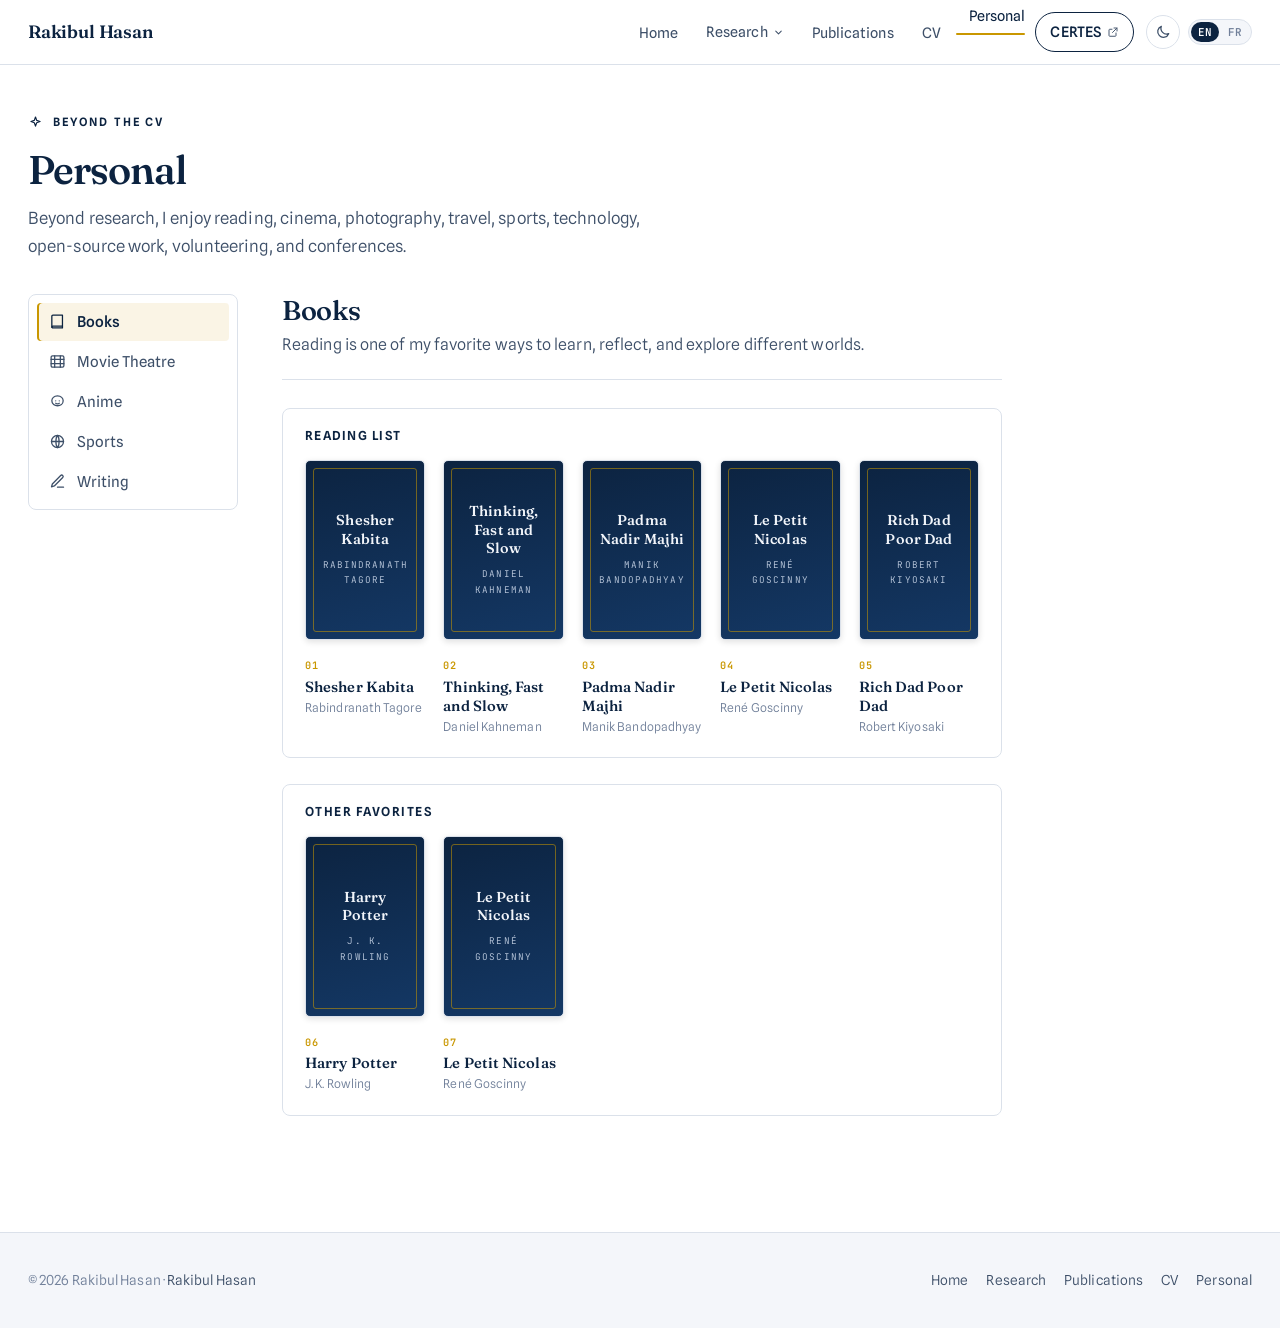
<file: personal.html>
<!DOCTYPE html>
<html lang="en">

<head>
<meta charset="UTF-8">
<meta name="viewport" content="width=device-width, initial-scale=1">
<title>Personal · Rakibul Hasan</title>
<meta name="description" content="Personal interests of Rakibul Hasan: books, films, anime, sports, photography, travel, and technology.">
<link rel="preconnect" href="https://fonts.googleapis.com/">
<link rel="preconnect" href="https://fonts.gstatic.com/" crossorigin>
<link href="https://fonts.googleapis.com/css2?family=Fraunces:opsz,wght@9..144,400..600&amp;family=Spline+Sans:wght@300..600&amp;family=JetBrains+Mono:wght@400;600&amp;display=swap" rel="stylesheet">
<link rel="stylesheet" href="assets/stylec1d1.css?v=20260902a">
<script src="assets/mainc1d1.js?v=20260902a"></script>
</head>
<body>

<nav class="nav">
  <div class="nav-inner">
    <a href="index.html" class="brand">Rakibul Hasan</a>
    <div class="nav-right">
      <ul class="nav-links">
        <li><a href="index.html">Home</a></li>
        <li class="has-drop">
          <a href="research.html">Research<svg class="caret" viewBox="0 0 24 24" aria-hidden="true"><path d="m6 9 6 6 6-6"/></svg></a>
          <ul class="dropdown">
            <li><a href="research.html#team">Advisors &amp; Collaborators</a></li>
            <li><a href="research.html#experience">Experience</a></li>
            <li><a href="research.html#funding">Education &amp; Funding</a></li>
            <li><a href="research.html#directions">Research Directions</a></li>
          </ul>
        </li>
        <li><a href="publications.html">Publications</a></li>
        <li><a href="cv.html">CV</a></li>
        <li><a href="personal.html" class="active">Personal</a></li>
        <li><a class="nav-cta" href="https://www.certes-upec.fr/" target="_blank" rel="noopener">CERTES<svg class="ext" viewBox="0 0 24 24" aria-hidden="true"><path d="M14 4h6v6"/><path d="M20 4 11 13"/><path d="M18 14v5a1.5 1.5 0 0 1-1.5 1.5h-11A1.5 1.5 0 0 1 4 19V8a1.5 1.5 0 0 1 1.5-1.5H10"/></svg></a></li>
      </ul>
      <button class="theme-toggle" aria-label="Toggle dark mode" title="Toggle dark mode">
        <svg class="icon-moon" viewBox="0 0 24 24" aria-hidden="true"><path d="M20.5 14.5A8.5 8.5 0 0 1 9.5 3.5a8.5 8.5 0 1 0 11 11Z"/></svg>
        <svg class="icon-sun" viewBox="0 0 24 24" aria-hidden="true"><circle cx="12" cy="12" r="4.4"/><path d="M12 2.5v2.4M12 19.1v2.4M2.5 12h2.4M19.1 12h2.4M4.9 4.9l1.7 1.7M17.4 17.4l1.7 1.7M19.1 4.9l-1.7 1.7M6.6 17.4l-1.7 1.7"/></svg>
      </button>
      <div class="language-toggle" aria-label="Choose language">
        <button type="button" data-lang="en" class="active">EN</button><button type="button" data-lang="fr">FR</button>
      </div>
      <button class="nav-burger" aria-label="Menu">
        <svg viewBox="0 0 24 24" fill="none" stroke="currentColor" stroke-width="2" stroke-linecap="round"><path d="M3 6h18M3 12h18M3 18h18"/></svg>
      </button>
    </div>
  </div>
</nav>

<div class="wrap">
  <header class="page-head reveal" id="personal-head">
    <div class="eyebrow"><svg viewBox="0 0 24 24" aria-hidden="true"><path d="M12 3.2l1.9 5.4 5.4 1.9-5.4 1.9L12 17.8l-1.9-5.4L4.7 10.5l5.4-1.9Z"/></svg>Beyond the CV</div>
    <h1>Personal</h1>
    <p>Beyond research, I enjoy reading, cinema, photography, travel, sports, technology, open-source work, volunteering, and conferences.</p>
  </header>
</div>

<div class="wrap">
<div class="page-body">
  <div class="personal-wrap reveal d1">
    <nav class="ptabs" aria-label="Personal sections">
      <button class="ptab-btn active" data-tab="books"><svg viewBox="0 0 24 24" aria-hidden="true"><path d="M4 4.5A1.5 1.5 0 0 1 5.5 3H19v15.5H5.5A1.5 1.5 0 0 0 4 20Z"/><path d="M19 18.5V21H5.5A1.5 1.5 0 0 1 4 19.5"/></svg>Books</button><button class="ptab-btn" data-tab="movies"><svg viewBox="0 0 24 24" aria-hidden="true"><rect x="3" y="4" width="18" height="16" rx="2"/><path d="M3 9h18M3 15h18M8 4v16M16 4v16"/></svg>Movie Theatre</button><button class="ptab-btn" data-tab="anime"><svg viewBox="0 0 24 24" aria-hidden="true"><path d="M12 4c5 0 8 3.5 8 7 0 4.5-4 7-8 7s-8-2.5-8-7c0-3.5 3-7 8-7Z"/><path d="M9.5 11h.01M14.5 11h.01M9.5 14.5c1.6 1.2 3.4 1.2 5 0"/></svg>Anime</button><button class="ptab-btn" data-tab="sports"><svg viewBox="0 0 24 24" aria-hidden="true"><circle cx="12" cy="12" r="8.5"/><path d="M12 3.5c3 3 3 14 0 17M12 3.5c-3 3-3 14 0 17M3.5 12h17"/></svg>Sports</button><button class="ptab-btn" data-tab="writing"><svg viewBox="0 0 24 24" aria-hidden="true"><path d="M12 20h8.5"/><path d="M16.5 3.6a2 2 0 0 1 2.9 2.8L7.5 18.3 3.5 19.5l1.2-4Z"/></svg>Writing</button>
    </nav>
    <div class="ppanels">

      <div class="ppanel active" id="panel-books">
        <h2>Books</h2>
        <p class="lead-sub">Reading is one of my favorite ways to learn, reflect, and explore different worlds.</p>

        <div class="pgroup">
          <h3>Reading list</h3>
          <div class="bookgrid">
            <figure class="book">
              <div class="bcov" data-title="Shesher Kabita" data-author="Rabindranath Tagore"><img src="media/covers/atomic-habits.html" alt="Cover of Shesher Kabita" loading="lazy" onerror="__cover(this)"></div>
              <figcaption><span class="brank">01</span><span class="btitle">Shesher Kabita</span><span class="bauth">Rabindranath Tagore</span></figcaption>
            </figure>
            <figure class="book">
              <div class="bcov" data-title="Thinking, Fast and Slow" data-author="Daniel Kahneman"><img src="media/covers/its-ok-that-youre-not-ok.html" alt="Cover of Thinking, Fast and Slow" loading="lazy" onerror="__cover(this)"></div>
              <figcaption><span class="brank">02</span><span class="btitle">Thinking, Fast and Slow</span><span class="bauth">Daniel Kahneman</span></figcaption>
            </figure>
            <figure class="book">
              <div class="bcov" data-title="Padma Nadir Majhi" data-author="Manik Bandopadhyay"><img src="media/covers/deep-work.html" alt="Cover of Padma Nadir Majhi" loading="lazy" onerror="__cover(this)"></div>
              <figcaption><span class="brank">03</span><span class="btitle">Padma Nadir Majhi</span><span class="bauth">Manik Bandopadhyay</span></figcaption>
            </figure>
            <figure class="book">
              <div class="bcov" data-title="Le Petit Nicolas" data-author="René Goscinny"><img src="media/covers/art-of-being-alone.html" alt="Cover of Le Petit Nicolas" loading="lazy" onerror="__cover(this)"></div>
              <figcaption><span class="brank">04</span><span class="btitle">Le Petit Nicolas</span><span class="bauth">René Goscinny</span></figcaption>
            </figure>
            <figure class="book">
              <div class="bcov" data-title="Rich Dad Poor Dad" data-author="Robert Kiyosaki"><img src="media/covers/adhd-is-awesome.html" alt="Cover of Rich Dad Poor Dad" loading="lazy" onerror="__cover(this)"></div>
              <figcaption><span class="brank">05</span><span class="btitle">Rich Dad Poor Dad</span><span class="bauth">Robert Kiyosaki</span></figcaption>
            </figure>
          </div>
        </div>

        <div class="pgroup">
          <h3>Other favorites</h3>
          <div class="bookgrid">
            <figure class="book">
              <div class="bcov" data-title="Harry Potter" data-author="J. K. Rowling"><img src="media/covers/chamber-of-secrets.html" alt="Cover of Harry Potter" loading="lazy" onerror="__cover(this)"></div>
              <figcaption><span class="brank">06</span><span class="btitle">Harry Potter</span><span class="bauth">J. K. Rowling</span></figcaption>
            </figure>
            <figure class="book">
              <div class="bcov" data-title="Le Petit Nicolas" data-author="René Goscinny"><img src="media/covers/goblet-of-fire.html" alt="Cover of Le Petit Nicolas" loading="lazy" onerror="__cover(this)"></div>
              <figcaption><span class="brank">07</span><span class="btitle">Le Petit Nicolas</span><span class="bauth">René Goscinny</span></figcaption>
            </figure>
            <figure class="book" hidden>
              <div class="bcov" data-title="The People of the Mist" data-author="Sir H. Rider Haggard"><img src="media/covers/people-of-the-mist.html" data-alt="../ia902809.us.archive.org/0008228536-Lf7dc.jpg" alt="Cover of The People of the Mist" loading="lazy" onerror="__cover(this)"></div>
              <figcaption><span class="brank">03</span><span class="btitle">The People of the Mist</span><span class="bauth">Sir H. Rider Haggard</span></figcaption>
            </figure>
            <figure class="book" hidden>
              <div class="bcov" data-title="Harry Potter and the Sorcerer's Stone" data-author="J. K. Rowling"><img src="media/covers/sorcerers-stone.html" data-alt="../covers.openlibrary.org/b/isbn/9780590353427-L42db.jpg?default=false" alt="Cover of Harry Potter and the Sorcerer's Stone" loading="lazy" onerror="__cover(this)"></div>
              <figcaption><span class="brank">04</span><span class="btitle">The Sorcerer's Stone</span><span class="bauth">J. K. Rowling</span></figcaption>
            </figure>
            <figure class="book" hidden>
              <div class="bcov" data-title="Oathbringer" data-author="Brandon Sanderson"><img src="media/covers/oathbringer.html" data-alt="../ia800100.us.archive.org/0012819578-Lab66.jpg?default=false" alt="Cover of Oathbringer" loading="lazy" onerror="__cover(this)"></div>
              <figcaption><span class="brank">05</span><span class="btitle">Oathbringer</span><span class="bauth">Brandon Sanderson</span></figcaption>
            </figure>
            <figure class="book" hidden>
              <div class="bcov" data-title="Words of Radiance" data-author="Brandon Sanderson"><img src="media/covers/words-of-radiance.html" data-alt="../ia600404.us.archive.org/0010866847-L2482.jpg?default=false" alt="Cover of Words of Radiance" loading="lazy" onerror="__cover(this)"></div>
              <figcaption><span class="brank">06</span><span class="btitle">Words of Radiance</span><span class="bauth">Brandon Sanderson</span></figcaption>
            </figure>
            <figure class="book" hidden>
              <div class="bcov" data-title="The Virgin of the Sun" data-author="Sir H. Rider Haggard"><img src="media/covers/virgin-of-the-sun.html" data-alt="../www.gutenberg.org/cache/epub/3153/pg3153.cover.medium.jpg" alt="Cover of The Virgin of the Sun" loading="lazy" onerror="__cover(this)"></div>
              <figcaption><span class="brank">07</span><span class="btitle">The Virgin of the Sun</span><span class="bauth">Sir H. Rider Haggard</span></figcaption>
            </figure>
            <figure class="book" hidden>
              <div class="bcov" data-title="The Brethren" data-author="Sir H. Rider Haggard"><img src="media/covers/the-brethren.html" data-alt="../www.gutenberg.org/cache/epub/2762/pg2762.cover.medium.jpg" alt="Cover of The Brethren" loading="lazy" onerror="__cover(this)"></div>
              <figcaption><span class="brank">08</span><span class="btitle">The Brethren</span><span class="bauth">Sir H. Rider Haggard</span></figcaption>
            </figure>
            <figure class="book" hidden>
              <div class="bcov" data-title="Of Blood &amp; Fire" data-author="Ryan Cahill"><img src="media/covers/of-blood-and-fire.html" data-alt="../ia600404.us.archive.org/0010724154-Lc289.jpg" alt="Cover of Of Blood and Fire" loading="lazy" onerror="__cover(this)"></div>
              <figcaption><span class="brank">09</span><span class="btitle">Of Blood &amp; Fire</span><span class="bauth">Ryan Cahill</span></figcaption>
            </figure>
            <figure class="book" hidden>
              <div class="bcov" data-title="The Way of Kings" data-author="Brandon Sanderson"><img src="media/covers/way-of-kings.html" data-alt="../ia801608.us.archive.org/6463712-L361b.jpg?default=false" alt="Cover of The Way of Kings" loading="lazy" onerror="__cover(this)"></div>
              <figcaption><span class="brank">10</span><span class="btitle">The Way of Kings</span><span class="bauth">Brandon Sanderson</span></figcaption>
            </figure>
          </div>
        </div>

        <div class="pgroup" hidden>
          <h3>Currently reading</h3>
          <div class="bookgrid">
          </div>
        </div>
      </div>

      <div class="ppanel" id="panel-movies">
        <h2>Movie Theatre</h2>
        <p class="lead-sub">I try to catch new releases on the big screen most weeks.</p>
        <div class="pgroup">
          <h3>Favorite movies</h3>
          <ol class="ranklist">
            <li><span class="rk">01</span><span class="rtitle">Amélie in Paris</span></li>
            <li><span class="rk">02</span><span class="rtitle">Oppenheimer</span></li>
            <li><span class="rk">03</span><span class="rtitle">The Imitation Game</span></li>
            <li><span class="rk">04</span><span class="rtitle">Avatar</span><span class="rnote">2009</span></li>
            <li><span class="rk">05</span><span class="rtitle">The End</span></li>
            <li><span class="rk">06</span><span class="rtitle">Spider-Man: No Way Home</span><span class="rnote">2021</span></li>
          </ol>
          <div class="pnote">Personal favorites.</div>
        </div>
      </div>

      <div class="ppanel" id="panel-anime">
        <h2>Anime</h2>
        <p class="lead-sub">A small collection of screen favorites.</p>
        <div class="pgroup">
          <h3>Favorites</h3>
          <ol class="ranklist">
            <li><span class="rk">01</span><span class="rtitle">Psycho-Pass</span></li>
            <li><span class="rk">02</span><span class="rtitle">Harry Potter</span><span class="rnote">screen favorite</span></li>
          </ol>
        </div>
        <div class="pgroup">
          <h3>Current interest</h3>
          <ul class="plist"><li><b>Psycho-Pass</b></li></ul>
        </div>
      </div>

      <div class="ppanel" id="panel-sports">
        <h2>Sports</h2>
        <p class="lead-sub">Sports I enjoy following and participating in.</p>
        <div class="pgroup">
          <h3>Sports</h3>
          <div class="teamgrid">
            <div class="team">
              <div class="m-ph" aria-hidden="true">F</div>
              <div>
                <div class="t-name">Football</div>
                <div class="t-league">Sport</div>
              </div>
            </div>
            <div class="team">
              <div class="m-ph" aria-hidden="true">C</div>
              <div>
                <div class="t-name">Cricket</div>
                <div class="t-league">Sport</div>
              </div>
            </div>
            <div class="team">
              <div class="m-ph" aria-hidden="true">C</div>
              <div>
                <div class="t-name">Cycling</div>
                <div class="t-league">Sport</div>
              </div>
            </div>
          </div>
        </div>
      </div>

      <div class="ppanel" id="panel-writing">
        <h2>Writing</h2>
        <p class="lead-sub">Writing project details coming soon.</p>
        <div class="pgroup">
          <h3>Coming soon</h3>
          <p>More personal writing details will appear here later.</p>
        </div>
      </div>

    </div>
  </div>
</div>
</div>

<footer class="footer">
  <div class="footer-inner">
    <div>© 2026 Rakibul Hasan · <a href="index.html">Rakibul Hasan</a></div>
    <div class="fnav">
      <a href="index.html">Home</a>
      <a href="research.html">Research</a>
      <a href="publications.html">Publications</a>
      <a href="cv.html">CV</a>
      <a href="personal.html">Personal</a>
    </div>
  </div>
</footer>

</body>

</html>
</file>
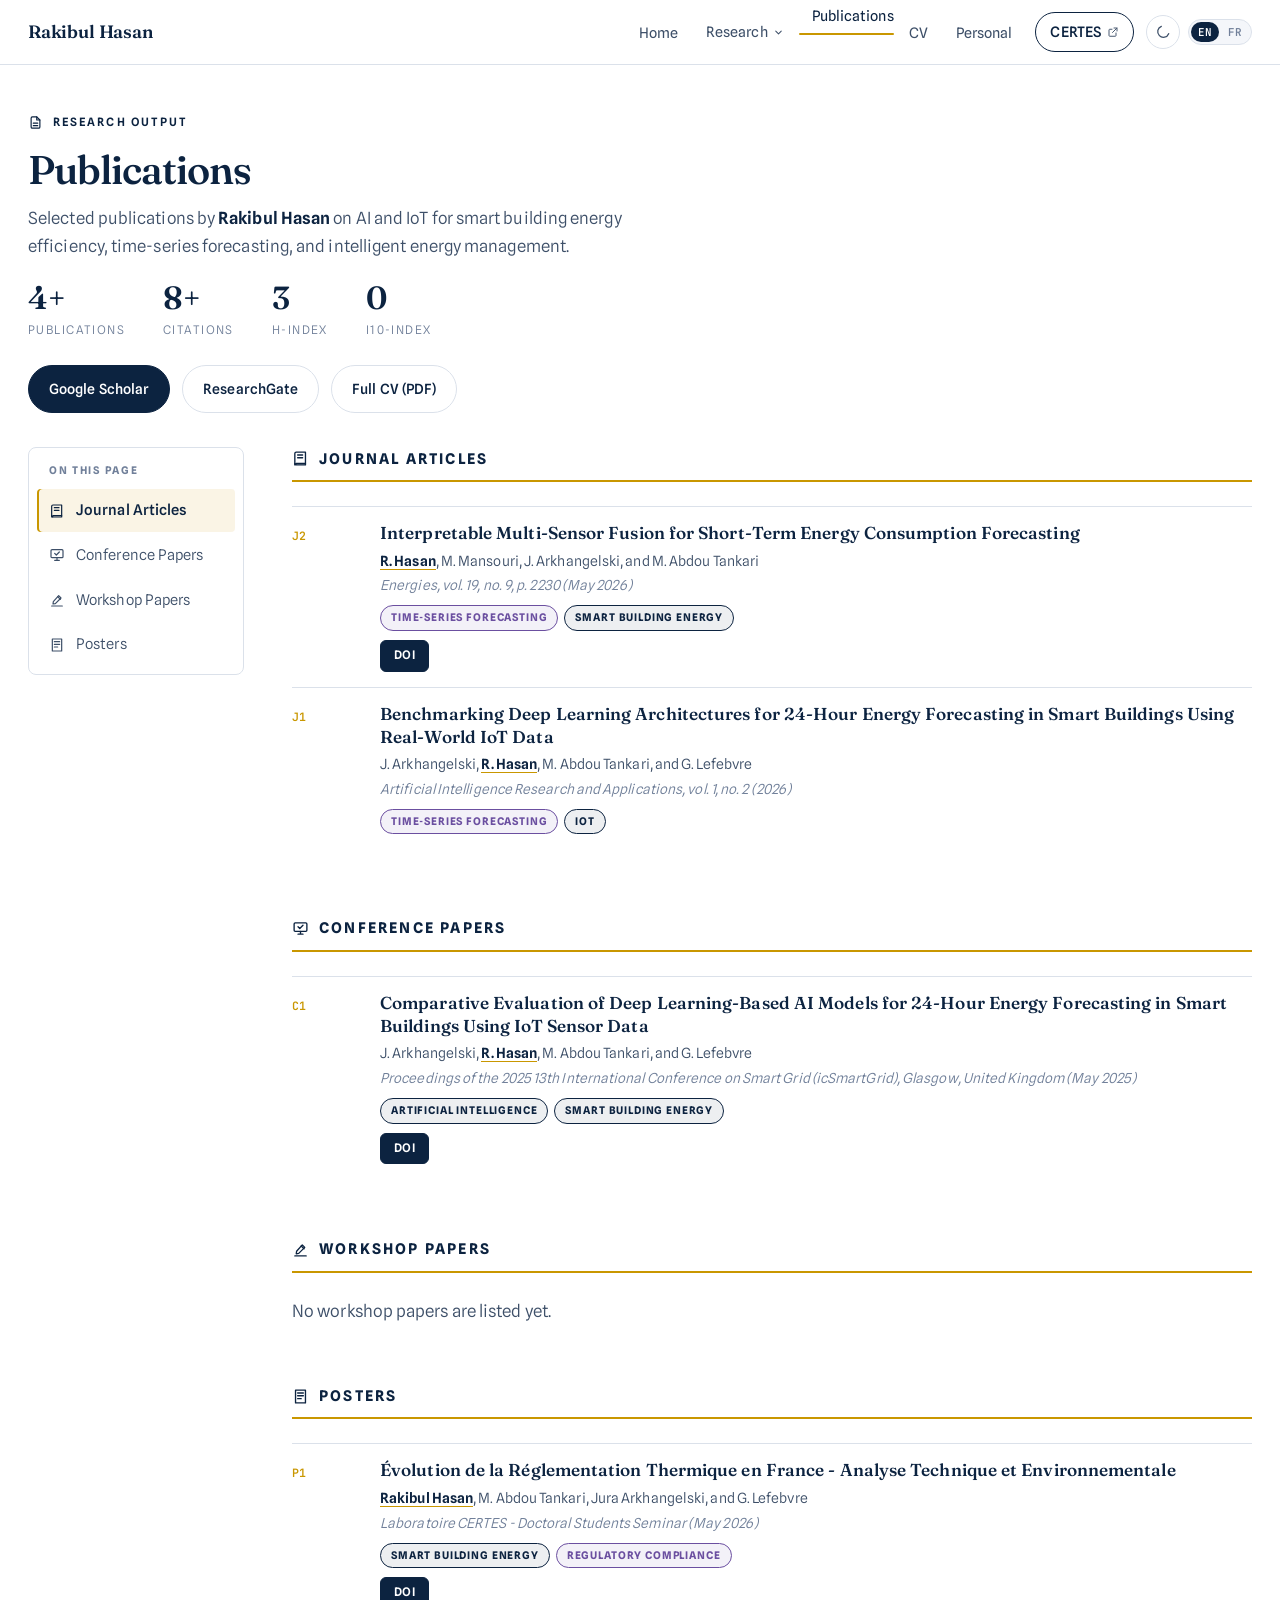
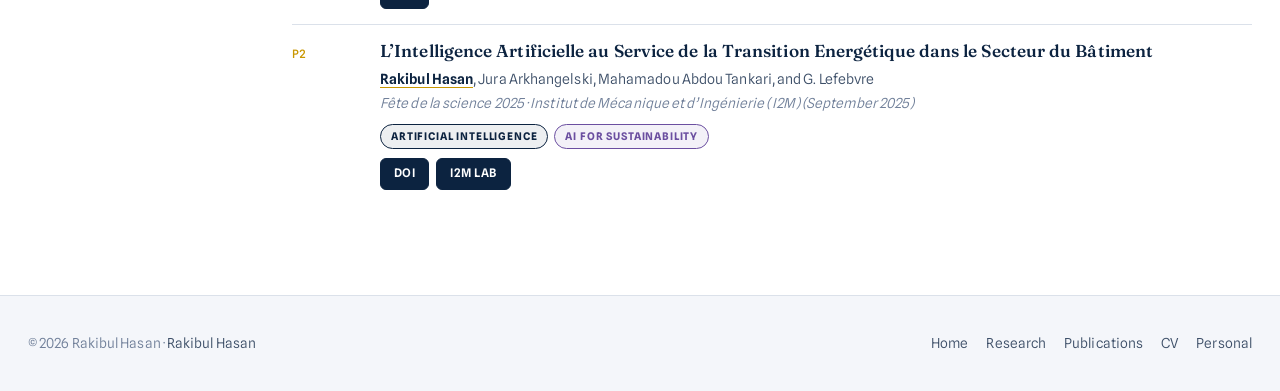
<file: publications.html>
<!DOCTYPE html>
<html lang="en">
<head>
<meta charset="UTF-8">
<meta name="viewport" content="width=device-width, initial-scale=1">
<title>Publications · Rakibul Hasan</title>
<meta name="description" content="Publications by Rakibul Hasan on smart building energy efficiency, AI, IoT, and time-series forecasting.">
<link rel="preconnect" href="https://fonts.googleapis.com/">
<link rel="preconnect" href="https://fonts.gstatic.com" crossorigin>
<link href="https://fonts.googleapis.com/css2?family=Fraunces:opsz,wght@9..144,400..600&amp;family=Spline+Sans:wght@300..600&amp;family=JetBrains+Mono:wght@400;600&amp;display=swap" rel="stylesheet">
<link rel="stylesheet" href="assets/stylec1d1.css?v=20260902a">
<script src="assets/mainc1d1.js?v=20260902a"></script>
</head>
<body>
<nav class="nav">
  <div class="nav-inner">
    <a href="index.html" class="brand">Rakibul Hasan</a>
    <div class="nav-right">
      <ul class="nav-links">
        <li><a href="index.html">Home</a></li>
        <li class="has-drop">
          <a href="research.html">Research<svg class="caret" viewBox="0 0 24 24" aria-hidden="true"><path d="m6 9 6 6 6-6"/></svg></a>
          <ul class="dropdown">
            <li><a href="research.html#team">Advisors &amp; Collaborators</a></li>
            <li><a href="research.html#experience">Experience</a></li>
            <li><a href="research.html#funding">Education &amp; Funding</a></li>
            <li><a href="research.html#directions">Research Directions</a></li>
          </ul>
        </li>
        <li><a href="publications.html" class="active">Publications</a></li>
        <li><a href="cv.html">CV</a></li>
        <li><a href="personal.html">Personal</a></li>
        <li><a class="nav-cta" href="https://www.certes-upec.fr/" target="_blank" rel="noopener">CERTES<svg class="ext" viewBox="0 0 24 24" aria-hidden="true"><path d="M14 4h6v6"/><path d="M20 4 11 13"/><path d="M18 14v5a1.5 1.5 0 0 1-1.5 1.5h-11A1.5 1.5 0 0 1 4 19V8a1.5 1.5 0 0 1 1.5-1.5H10"/></svg></a></li>
      </ul>
      <button class="theme-toggle" aria-label="Toggle dark mode" title="Toggle dark mode"><svg class="icon-moon" viewBox="0 0 24 24" aria-hidden="true"><path d="M20.5 14.5A8.5 8.5 0 1 1 9.5 3.5a8.5 8.5 0 1 0 11 11Z"/></svg><svg class="icon-sun" viewBox="0 0 24 24" aria-hidden="true"><circle cx="12" cy="12" r="4.4"/><path d="M12 2.5v2.4M12 19.1v2.4M2.5 12h2.4M19.1 12h2.4M19.1 4.9l-1.7 1.7M6.6 17.4l-1.7 1.7"/></svg></button>
      <div class="language-toggle" aria-label="Choose language"><button type="button" data-lang="en" class="active">EN</button><button type="button" data-lang="fr">FR</button></div>
      <button class="nav-burger" aria-label="Menu"><svg viewBox="0 0 24 24" fill="none" stroke="currentColor" stroke-width="2" stroke-linecap="round"><path d="M3 6h18M3 12h18M3 18h18"/></svg></button>
    </div>
  </div>
</nav>

<div class="wrap">
  <header class="page-head reveal" id="publications-head">
    <div class="eyebrow"><svg viewBox="0 0 24 24" aria-hidden="true"><path d="M14 3H7a2 2 0 0 0-2 2v14a2 2 0 0 0 2 2h10a2 2 0 0 0 2-2V8Z"/><path d="M14 3v5h5"/><path d="M8.5 13h7M8.5 17h7"/></svg>Research output</div>
    <h1>Publications</h1>
    <p>Selected publications by <strong>Rakibul Hasan</strong> on AI and IoT for smart building energy efficiency, time-series forecasting, and intelligent energy management.</p>
    <div class="stats">
      <div class="stat"><div class="num">4+</div><div class="lab">Publications</div></div>
      <div class="stat"><div class="num">8+</div><div class="lab">Citations</div></div>
      <div class="stat"><div class="num">3</div><div class="lab">h-index</div></div>
      <div class="stat"><div class="num">0</div><div class="lab">i10-index</div></div>
    </div>
    <div class="btn-row">
      <a href="https://scholar.google.com/citations?user=Wj20ANoAAAAJ&amp;hl=en" target="_blank" rel="noopener" class="btn">Google Scholar</a>
      <a href="https://www.researchgate.net/profile/Rakibul-Hasan-115?ev=prf_overview" target="_blank" rel="noopener" class="btn ghost">ResearchGate</a>
      <a href="media/cv.pdf" target="_blank" rel="noopener" class="btn ghost">Full CV (PDF)</a>
    </div>
  </header>
</div>

<div class="wrap">
<div class="page-body">
<div class="side-layout reveal d1">
  <nav class="sidenav" data-spy aria-label="Publication sections">
    <span class="sn-label">On this page</span>
    <a href="#journals"><svg viewBox="0 0 24 24" aria-hidden="true"><path d="M4 5a2 2 0 0 1 2-2h13v16H6a2 2 0 0 1-2 2Z"/><path d="M19 19v2H6a2 2 0 0 1-2-2"/><path d="M8 7h7M8 11h7"/></svg>Journal Articles</a>
    <a href="#conference"><svg viewBox="0 0 24 24" aria-hidden="true"><rect x="3" y="4" width="18" height="12" rx="1.5"/><path d="M12 16v4M8.5 20h7M8.5 9.5l2.5 2.5 4.5-4.5"/></svg>Conference Papers</a>
    <a href="#workshops"><svg viewBox="0 0 24 24" aria-hidden="true"><path d="M14.5 5.5 18 9 9.5 17.5 6 18l.5-3.5Z"/><path d="M13 7 17 11"/><path d="M4 21h16"/></svg>Workshop Papers</a>
    <a href="#posters"><svg viewBox="0 0 24 24" aria-hidden="true"><path d="M5 3h14v18H5z"/><path d="M8 7h8M8 11h8M8 15h5"/></svg>Posters</a>
  </nav>
  <div class="side-main">
    <section class="group" id="journals">
      <div class="eyebrow band"><svg viewBox="0 0 24 24" aria-hidden="true"><path d="M4 5a2 2 0 0 1 2-2h13v16H6a2 2 0 0 1-2 2Z"/><path d="M19 19v2H6a2 2 0 0 1-2-2"/><path d="M8 7h7M8 11h7"/></svg>Journal articles</div>
      <div class="pub">
        <div class="vkey">J2</div>
        <div>
          <div class="ptitle"><a href="https://doi.org/10.3390/en19092230" target="_blank" rel="noopener">Interpretable Multi-Sensor Fusion for Short-Term Energy Consumption Forecasting</a></div>
          <div class="pauthors"><span class="me">R. Hasan</span>, M. Mansouri, J. Arkhangelski, and M. Abdou Tankari</div>
          <div class="pvenue">Energies, vol. 19, no. 9, p. 2230 (May 2026)</div>
          <div class="pcats"><span class="cat cat-time">Time-Series Forecasting</span><span class="cat cat-code">Smart Building Energy</span></div>
          <div class="plinks"><a href="https://doi.org/10.3390/en19092230" target="_blank" rel="noopener">DOI</a></div>
        </div>
      </div>
      <div class="pub">
        <div class="vkey">J1</div>
        <div>
          <div class="ptitle"><a href="https://www.ijaira.org/index.php/aira/article/view/76" target="_blank" rel="noopener">Benchmarking Deep Learning Architectures for 24-Hour Energy Forecasting in Smart Buildings Using Real-World IoT Data</a></div>
          <div class="pauthors">J. Arkhangelski, <span class="me">R. Hasan</span>, M. Abdou Tankari, and G. Lefebvre</div>
          <div class="pvenue">Artificial Intelligence Research and Applications, vol. 1, no. 2 (2026)</div>
          <div class="pcats"><span class="cat cat-time">Time-Series Forecasting</span><span class="cat cat-code">IoT</span></div>
        </div>
      </div>
    </section>

    <section class="group" id="conference">
      <div class="eyebrow band"><svg viewBox="0 0 24 24" aria-hidden="true"><rect x="3" y="4" width="18" height="12" rx="1.5"/><path d="M12 16v4M8.5 20h7M8.5 9.5l2.5 2.5 4.5-4.5"/></svg>Conference papers</div>
      <div class="pub">
        <div class="vkey">C1</div>
        <div>
          <div class="ptitle"><a href="https://doi.org/10.1109/icSmartGrid66138.2025.11071776" target="_blank" rel="noopener">Comparative Evaluation of Deep Learning-Based AI Models for 24-Hour Energy Forecasting in Smart Buildings Using IoT Sensor Data</a></div>
          <div class="pauthors">J. Arkhangelski, <span class="me">R. Hasan</span>, M. Abdou Tankari, and G. Lefebvre</div>
          <div class="pvenue">Proceedings of the 2025 13th International Conference on Smart Grid (icSmartGrid), Glasgow, United Kingdom (May 2025)</div>
          <div class="pcats"><span class="cat cat-code">Artificial Intelligence</span><span class="cat cat-code">Smart Building Energy</span></div>
          <div class="plinks"><a href="https://doi.org/10.1109/icSmartGrid66138.2025.11071776" target="_blank" rel="noopener">DOI</a></div>
        </div>
      </div>
    </section>

    <section class="group" id="workshops">
      <div class="eyebrow band"><svg viewBox="0 0 24 24" aria-hidden="true"><path d="M14.5 5.5 18 9 9.5 17.5 6 18l.5-3.5Z"/><path d="M13 7 17 11"/><path d="M4 21h16"/></svg>Workshop papers</div>
      <div class="prose"><p>No workshop papers are listed yet.</p></div>
    </section>

    <section class="group" id="posters">
      <div class="eyebrow band"><svg viewBox="0 0 24 24" aria-hidden="true"><path d="M5 3h14v18H5z"/><path d="M8 7h8M8 11h8M8 15h5"/></svg>Posters</div>
      <div class="pub">
        <div class="vkey">P1</div>
        <div>
          <div class="ptitle"><a href="https://doi.org/10.13140/RG.2.2.16525.09440" target="_blank" rel="noopener">Évolution de la Réglementation Thermique en France - Analyse Technique et Environnementale</a></div>
          <div class="pauthors"><span class="me">Rakibul Hasan</span>, M. Abdou Tankari, Jura Arkhangelski, and G. Lefebvre</div>
          <div class="pvenue">Laboratoire CERTES - Doctoral Students Seminar (May 2026)</div>
          <div class="pcats"><span class="cat cat-code">Smart Building Energy</span><span class="cat cat-time">Regulatory Compliance</span></div>
          <div class="plinks"><a href="https://doi.org/10.13140/RG.2.2.16525.09440" target="_blank" rel="noopener">DOI</a></div>
        </div>
      </div>
      <div class="pub">
        <div class="vkey">P2</div>
        <div>
          <div class="ptitle"><a href="https://doi.org/10.13140/RG.2.2.31402.07360" target="_blank" rel="noopener">L’Intelligence Artificielle au Service de la Transition Energétique dans le Secteur du Bâtiment</a></div>
          <div class="pauthors"><span class="me">Rakibul Hasan</span>, Jura Arkhangelski, Mahamadou Abdou Tankari, and G. Lefebvre</div>
          <div class="pvenue">Fête de la science 2025 · Institut de Mécanique et d’Ingénierie (I2M) (September 2025)</div>
          <div class="pcats"><span class="cat cat-code">Artificial Intelligence</span><span class="cat cat-time">AI for Sustainability</span></div>
          <div class="plinks"><a href="https://doi.org/10.13140/RG.2.2.31402.07360" target="_blank" rel="noopener">DOI</a><a href="https://www.researchgate.net/lab/Institut-de-Mecanique-et-dIngenierie-I2M-Evelyne-Gehin" target="_blank" rel="noopener">I2M Lab</a></div>
        </div>
      </div>
    </section>
  </div>
</div>
</div>
</div>
<footer class="footer">
  <div class="footer-inner">
    <div>© 2026 Rakibul Hasan · <a href="index.html">Rakibul Hasan</a></div>
    <div class="fnav">
      <a href="index.html">Home</a>
      <a href="research.html">Research</a>
      <a href="publications.html">Publications</a>
      <a href="cv.html">CV</a>
      <a href="personal.html">Personal</a>
    </div>
  </div>
</footer>
</body>
</html>
</file>
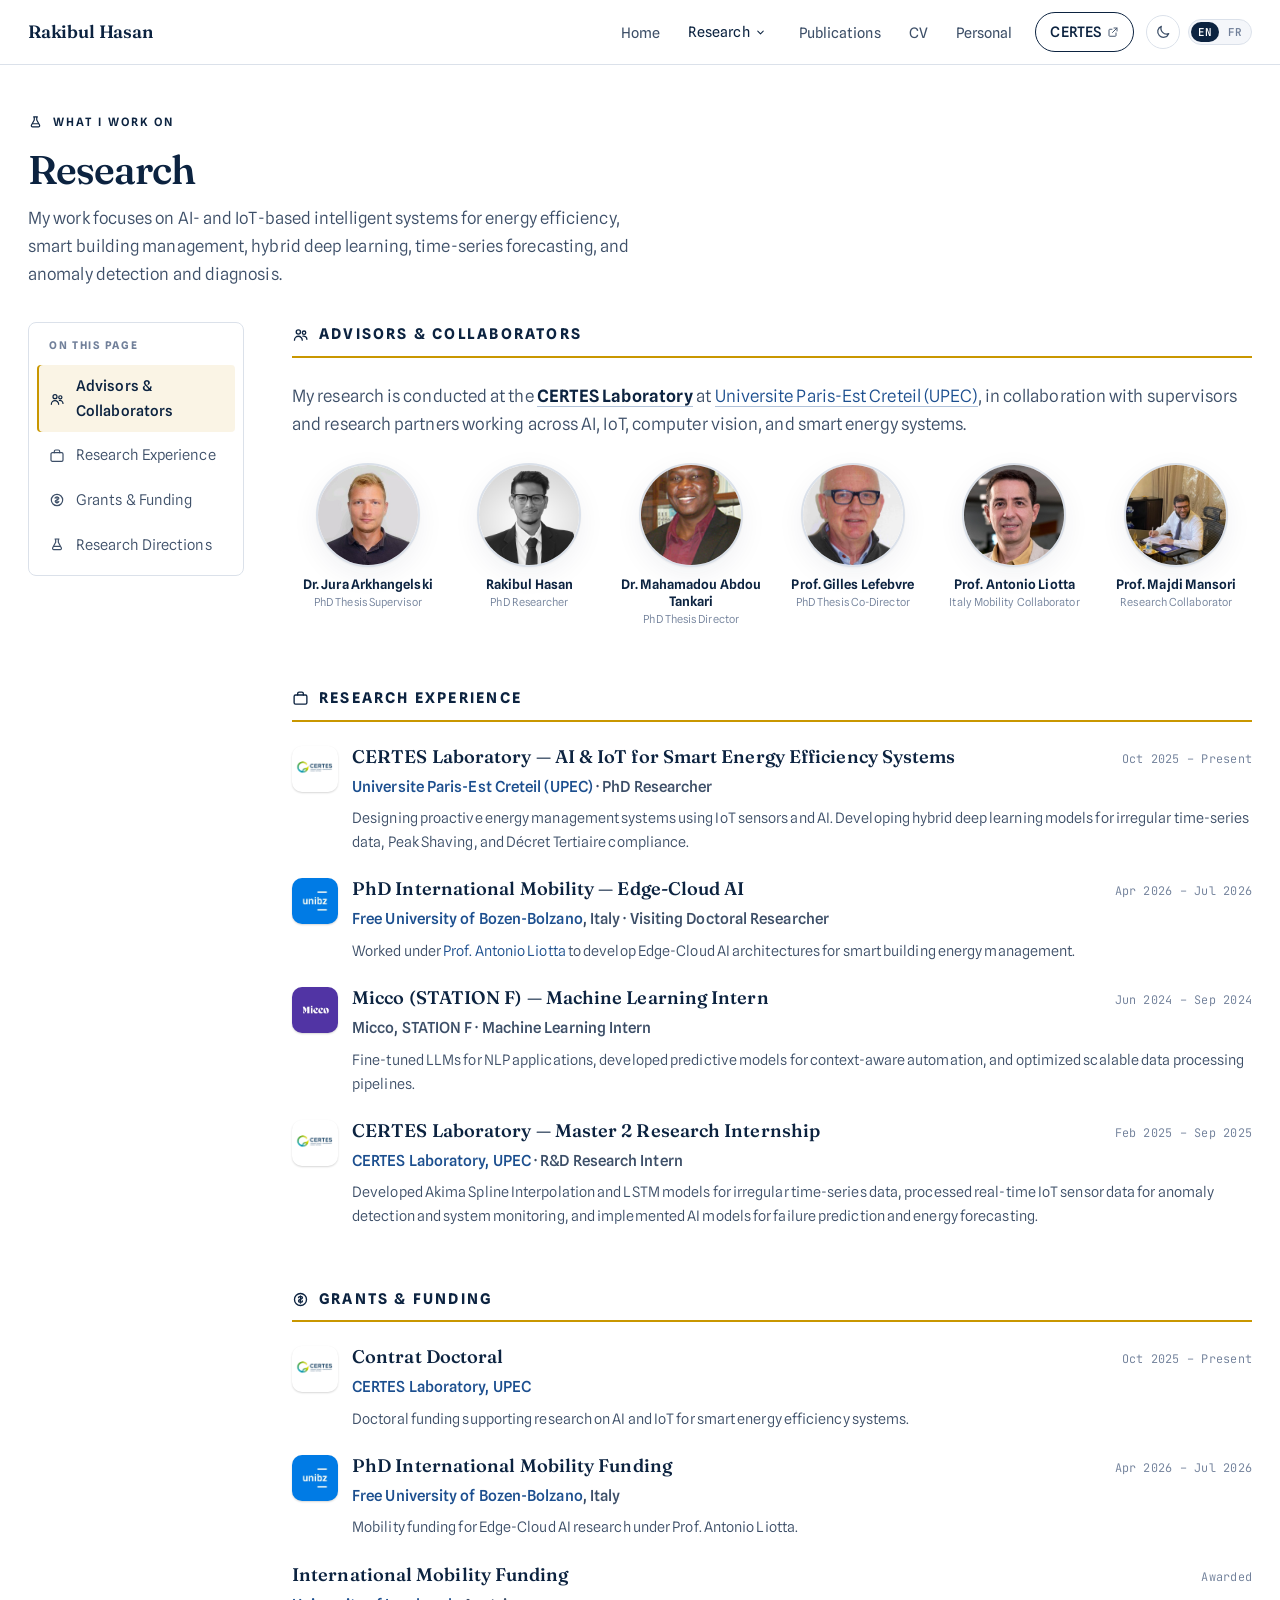
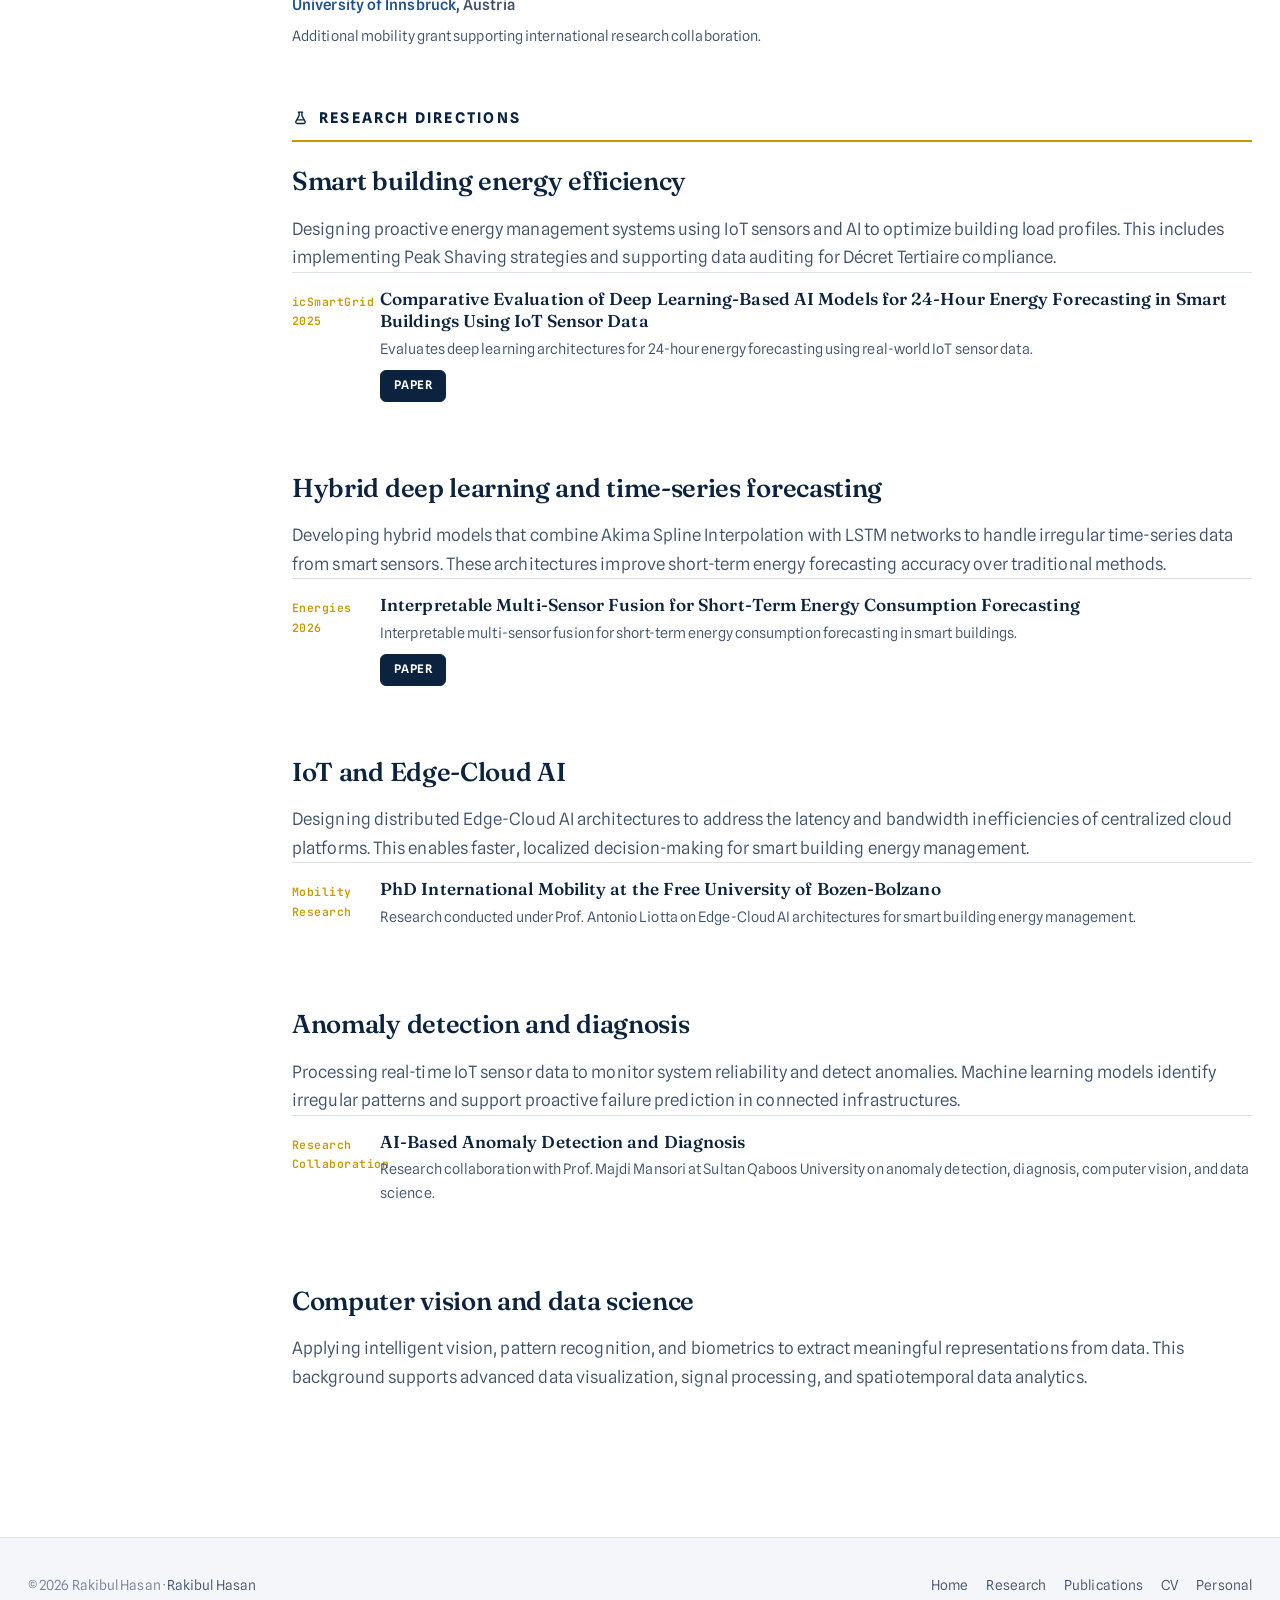
<file: research.html>
<!DOCTYPE html>
<html lang="en">

<meta http-equiv="content-type" content="text/html;charset=utf-8">
<head>
<meta charset="UTF-8">
<meta name="viewport" content="width=device-width, initial-scale=1">
<title>Research · Rakibul Hasan</title>
<meta name="description" content="Research by Rakibul Hasan at CERTES, Universite Paris-Est Creteil (UPEC), focused on AI and IoT for smart energy efficiency, building management, time-series forecasting, and anomaly diagnosis.">
<link rel="preconnect" href="https://fonts.googleapis.com/">
<link rel="preconnect" href="https://fonts.gstatic.com/" crossorigin>
<link href="https://fonts.googleapis.com/css2?family=Fraunces:opsz,wght@9..144,400..600&amp;family=Spline+Sans:wght@300..600&amp;family=JetBrains+Mono:wght@400;600&amp;display=swap" rel="stylesheet">
<link rel="stylesheet" href="assets/stylec1d1.css?v=20260902a">
<script src="assets/mainc1d1.js?v=20260902a"></script>
</head>
<body>

<nav class="nav">
  <div class="nav-inner">
    <a href="index.html" class="brand">Rakibul Hasan</a>
    <div class="nav-right">
      <ul class="nav-links">
        <li><a href="index.html">Home</a></li>
        <li class="has-drop">
          <a href="research.html" class="active">Research<svg class="caret" viewBox="0 0 24 24" aria-hidden="true"><path d="m6 9 6 6 6-6"/></svg></a>
          <ul class="dropdown">
            <li><a href="#team">Advisors &amp; Collaborators</a></li>
            <li><a href="#research-experience">Research Experience</a></li>
            <li><a href="#funding">Grants &amp; Funding</a></li>
            <li><a href="#directions">Research Directions</a></li>
          </ul>
        </li>
        <li><a href="publications.html">Publications</a></li>
        <li><a href="cv.html">CV</a></li>
        <li><a href="personal.html">Personal</a></li>
        <li><a class="nav-cta" href="https://www.certes-upec.fr/" target="_blank" rel="noopener">CERTES<svg class="ext" viewBox="0 0 24 24" aria-hidden="true"><path d="M14 4h6v6"/><path d="M20 4 11 13"/><path d="M18 14v5a1.5 1.5 0 0 1-1.5 1.5h-11A1.5 1.5 0 0 1 4 19V8a1.5 1.5 0 0 1 1.5-1.5H10"/></svg></a></li>
      </ul>
      <button class="theme-toggle" aria-label="Toggle dark mode" title="Toggle dark mode">
        <svg class="icon-moon" viewBox="0 0 24 24" aria-hidden="true"><path d="M20.5 14.5A8.5 8.5 0 0 1 9.5 3.5a8.5 8.5 0 1 0 11 11Z"/></svg>
        <svg class="icon-sun" viewBox="0 0 24 24" aria-hidden="true"><circle cx="12" cy="12" r="4.4"/><path d="M12 2.5v2.4M12 19.1v2.4M2.5 12h2.4M19.1 12h2.4M4.9 4.9l1.7 1.7M17.4 17.4l1.7 1.7M19.1 4.9l-1.7 1.7M6.6 17.4l-1.7 1.7"/></svg>
      </button>
      <div class="language-toggle" aria-label="Choose language">
        <button type="button" data-lang="en" class="active">EN</button><button type="button" data-lang="fr">FR</button>
      </div>
      <button class="nav-burger" aria-label="Menu">
        <svg viewBox="0 0 24 24" fill="none" stroke="currentColor" stroke-width="2" stroke-linecap="round"><path d="M3 6h18M3 12h18M3 18h18"/></svg>
      </button>
    </div>
  </div>
</nav>

<div class="wrap">
  <header class="page-head reveal" id="research-head">
    <div class="eyebrow"><svg viewBox="0 0 24 24" aria-hidden="true"><path d="M9 3h6M10 3v5l-4.6 8.5A2 2 0 0 0 7.2 19h9.6a2 2 0 0 0 1.8-2.5L14 8V3"/><path d="M8 14h8"/></svg>What I work on</div>
    <h1>Research</h1>
    <p>My work focuses on AI- and IoT-based intelligent systems for energy efficiency, smart building management, hybrid deep learning, time-series forecasting, and anomaly detection and diagnosis.</p>
  </header>
</div>

<div class="wrap">
<div class="page-body">
<div class="side-layout reveal d1">

  <nav class="sidenav" data-spy aria-label="Research sections">
    <span class="sn-label">On this page</span>
    <a href="#team"><svg viewBox="0 0 24 24" aria-hidden="true"><circle cx="9" cy="8.5" r="3"/><path d="M3.5 20a5.5 5.5 0 0 1 11 0"/><circle cx="17" cy="9.5" r="2.4"/><path d="M15.5 14.3a4.6 4.6 0 0 1 5.5 4.4"/></svg>Advisors &amp; Collaborators</a>
    <a href="#research-experience"><svg viewBox="0 0 24 24" aria-hidden="true"><rect x="3" y="7" width="18" height="13" rx="2"/><path d="M8 7V5a2 2 0 0 1 2-2h4a2 2 0 0 1 2 2v2"/></svg>Research Experience</a>
    <a href="#funding"><svg viewBox="0 0 24 24" aria-hidden="true"><circle cx="12" cy="12" r="8.5"/><path d="M12 7v10M9.2 9.4c0-1.1 1.2-1.9 2.8-1.9s2.8.8 2.8 1.9c0 2.9-5.6 1.6-5.6 4.6 0 1.2 1.2 2 2.8 2s2.8-.8 2.8-2"/></svg>Grants &amp; Funding</a>
    <a href="#directions"><svg viewBox="0 0 24 24" aria-hidden="true"><path d="M9 3h6M10 3v5l-4.6 8.5A2 2 0 0 0 7.2 19h9.6a2 2 0 0 0 1.8-2.5L14 8V3"/><path d="M8 14h8"/></svg>Research Directions</a>
  </nav>

  <div class="side-main">

    <section class="group" id="team">
      <div class="eyebrow band"><svg viewBox="0 0 24 24" aria-hidden="true"><circle cx="9" cy="8.5" r="3"/><path d="M3.5 20a5.5 5.5 0 0 1 11 0"/><circle cx="17" cy="9.5" r="2.4"/><path d="M15.5 14.3a4.6 4.6 0 0 1 5.5 4.4"/></svg>Advisors &amp; Collaborators</div>
      <div class="prose" style="margin-bottom:18px;">
        <p>My research is conducted at the <a href="https://www.certes-upec.fr/" target="_blank" rel="noopener"><strong>CERTES Laboratory</strong></a> at <a href="https://www.u-pec.fr/" target="_blank" rel="noopener">Universite Paris-Est Creteil (UPEC)</a>, in collaboration with supervisors and research partners working across AI, IoT, computer vision, and smart energy systems.</p>
      </div>
      <div class="team-strip">
        <div class="member">
          <img class="m-photo" src="media/team/jura.jpg" alt="Dr. Jura Arkhangelski" loading="lazy">
          <span class="m-name">Dr. Jura Arkhangelski</span>
          <span class="m-role">PhD Thesis Supervisor</span>
        </div>
        <div class="member">
          <img class="m-photo" src="media/team/rakibul.png" alt="Rakibul Hasan" loading="lazy">
          <span class="m-name">Rakibul Hasan</span>
          <span class="m-role">PhD Researcher</span>
        </div>
        <div class="member">
          <img class="m-photo" src="media/team/Mahamadou.png" alt="Dr. Mahamadou Abdou Tankari" loading="lazy">
          <span class="m-name">Dr. Mahamadou Abdou Tankari</span>
          <span class="m-role">PhD Thesis Director</span>
        </div>
        <div class="member">
          <img class="m-photo" src="media/team/gilles.jpg" alt="Prof. Gilles Lefebvre" loading="lazy">
          <span class="m-name">Prof. Gilles Lefebvre</span>
          <span class="m-role">PhD Thesis Co-Director</span>
        </div>
        <div class="member">
          <img class="m-photo" src="media/team/antoni.png" alt="Prof. Antonio Liotta" loading="lazy">
          <span class="m-name">Prof. Antonio Liotta</span>
          <span class="m-role">Italy Mobility Collaborator</span>
        </div>
        <div class="member">
          <img class="m-photo" src="media/team/majdi.png" alt="Prof. Majdi Mansori" loading="lazy">
          <span class="m-name">Prof. Majdi Mansori</span>
          <span class="m-role">Research Collaborator</span>
        </div>
      </div>
    </section>

    <section class="group" id="research-experience">
      <div class="eyebrow band"><svg viewBox="0 0 24 24" aria-hidden="true"><rect x="3" y="7" width="18" height="13" rx="2"/><path d="M8 7V5a2 2 0 0 1 2-2h4a2 2 0 0 1 2 2v2"/></svg>Research Experience</div>
      <div class="entry-grid one">
        <div class="entry">
          <img class="crest" src="media/logos/CERTES.png" alt="CERTES Laboratory, UPEC" loading="lazy">
          <div class="e-body">
            <div class="e-top">
              <div class="e-title">CERTES Laboratory &#8212; AI &amp; IoT for Smart Energy Efficiency Systems</div>
              <div class="e-when">Oct 2025 &#8211; Present</div>
            </div>
            <div class="e-org"><a href="https://www.certes-upec.fr/" target="_blank" rel="noopener">Universite Paris-Est Creteil (UPEC)</a> · PhD Researcher</div>
            <div class="e-meta">Designing proactive energy management systems using IoT sensors and AI. Developing hybrid deep learning models for irregular time-series data, Peak Shaving, and Décret Tertiaire compliance.</div>
          </div>
        </div>
        <div class="entry">
          <img class="crest" src="media/logos/free bolzano.jpg" alt="Free University of Bozen-Bolzano" loading="lazy">
          <div class="e-body">
            <div class="e-top">
              <div class="e-title">PhD International Mobility &#8212; Edge-Cloud AI</div>
              <div class="e-when">Apr 2026 &#8211; Jul 2026</div>
            </div>
            <div class="e-org"><a href="https://www.unibz.it/en/faculties/engineering/academic-staff/person/41903-antonio-liotta" target="_blank" rel="noopener">Free University of Bozen-Bolzano</a>, Italy · Visiting Doctoral Researcher</div>
            <div class="e-meta">Worked under <a href="https://www.unibz.it/en/faculties/engineering/academic-staff/person/41903-antonio-liotta" target="_blank" rel="noopener">Prof. Antonio Liotta</a> to develop Edge-Cloud AI architectures for smart building energy management.</div>
          </div>
        </div>
        <div class="entry">
          <img class="crest" src="media/logos/micco.png" alt="Micco, Station F" loading="lazy">
          <div class="e-body">
            <div class="e-top">
              <div class="e-title">Micco (STATION F) &#8212; Machine Learning Intern</div>
              <div class="e-when">Jun 2024 &#8211; Sep 2024</div>
            </div>
            <div class="e-org">Micco, STATION F · Machine Learning Intern</div>
            <div class="e-meta">Fine-tuned LLMs for NLP applications, developed predictive models for context-aware automation, and optimized scalable data processing pipelines.</div>
          </div>
        </div>
        <div class="entry">
          <img class="crest" src="media/logos/CERTES.png" alt="CERTES Laboratory, UPEC" loading="lazy">
          <div class="e-body">
            <div class="e-top">
              <div class="e-title">CERTES Laboratory &#8212; Master 2 Research Internship</div>
              <div class="e-when">Feb 2025 &#8211; Sep 2025</div>
            </div>
            <div class="e-org"><a href="https://www.certes-upec.fr/" target="_blank" rel="noopener">CERTES Laboratory, UPEC</a> · R&amp;D Research Intern</div>
            <div class="e-meta">Developed Akima Spline Interpolation and LSTM models for irregular time-series data, processed real-time IoT sensor data for anomaly detection and system monitoring, and implemented AI models for failure prediction and energy forecasting.</div>
          </div>
        </div>
      </div>
    </section>

    <section class="group" id="funding">
      <div class="eyebrow band"><svg viewBox="0 0 24 24" aria-hidden="true"><circle cx="12" cy="12" r="8.5"/><path d="M12 7v10M9.2 9.4c0-1.1 1.2-1.9 2.8-1.9s2.8.8 2.8 1.9c0 2.9-5.6 1.6-5.6 4.6 0 1.2 1.2 2 2.8 2s2.8-.8 2.8-2"/></svg>Grants &amp; Funding</div>
      <div class="entry-grid one">
        <div class="entry">
          <img class="crest" src="media/logos/CERTES.png" alt="CERTES Laboratory, UPEC" loading="lazy">
          <div class="e-body">
            <div class="e-top">
              <div class="e-title">Contrat Doctoral</div>
              <div class="e-when">Oct 2025 &#8211; Present</div>
            </div>
            <div class="e-org"><a href="https://www.certes-upec.fr/" target="_blank" rel="noopener">CERTES Laboratory, UPEC</a></div>
            <div class="e-meta">Doctoral funding supporting research on AI and IoT for smart energy efficiency systems.</div>
          </div>
        </div>
        <div class="entry">
          <img class="crest" src="media/logos/free bolzano.jpg" alt="Free University of Bozen-Bolzano" loading="lazy">
          <div class="e-body">
            <div class="e-top">
              <div class="e-title">PhD International Mobility Funding</div>
              <div class="e-when">Apr 2026 &#8211; Jul 2026</div>
            </div>
            <div class="e-org"><a href="https://www.unibz.it/" target="_blank" rel="noopener">Free University of Bozen-Bolzano</a>, Italy</div>
            <div class="e-meta">Mobility funding for Edge-Cloud AI research under Prof. Antonio Liotta.</div>
          </div>
        </div>
        <div class="entry">
          <div class="e-body">
            <div class="e-top">
              <div class="e-title">International Mobility Funding</div>
              <div class="e-when">Awarded</div>
            </div>
            <div class="e-org"><a href="https://www.uibk.ac.at/en/" target="_blank" rel="noopener">University of Innsbruck</a>, Austria</div>
            <div class="e-meta">Additional mobility grant supporting international research collaboration.</div>
          </div>
        </div>
      </div>
    </section>

    <section class="group" id="directions">
      <div class="eyebrow band"><svg viewBox="0 0 24 24" aria-hidden="true"><path d="M9 3h6M10 3v5l-4.6 8.5A2 2 0 0 0 7.2 19h9.6a2 2 0 0 0 1.8-2.5L14 8V3"/><path d="M8 14h8"/></svg>Research Directions</div>

      <section class="section" id="energy-efficiency">
        <h2>Smart building energy efficiency</h2>
        <div class="prose"><p>Designing proactive energy management systems using IoT sensors and AI to optimize building load profiles. This includes implementing Peak Shaving strategies and supporting data auditing for Décret Tertiaire compliance.</p></div>
        <div class="pub">
          <div class="vkey">icSmartGrid 2025</div>
          <div>
            <div class="ptitle"><a href="https://doi.org/10.1109/icSmartGrid66138.2025.11071776" target="_blank" rel="noopener">Comparative Evaluation of Deep Learning-Based AI Models for 24-Hour Energy Forecasting in Smart Buildings Using IoT Sensor Data</a></div>
            <div class="pdesc">Evaluates deep learning architectures for 24-hour energy forecasting using real-world IoT sensor data.</div>
            <div class="plinks"><a href="https://doi.org/10.1109/icSmartGrid66138.2025.11071776" target="_blank" rel="noopener">Paper</a></div>
          </div>
        </div>
      </section>

      <section class="section" id="deep-learning">
        <h2>Hybrid deep learning and time-series forecasting</h2>
        <div class="prose"><p>Developing hybrid models that combine Akima Spline Interpolation with LSTM networks to handle irregular time-series data from smart sensors. These architectures improve short-term energy forecasting accuracy over traditional methods.</p></div>
        <div class="pub">
          <div class="vkey">Energies 2026</div>
          <div>
            <div class="ptitle"><a href="https://doi.org/10.3390/en19092230" target="_blank" rel="noopener">Interpretable Multi-Sensor Fusion for Short-Term Energy Consumption Forecasting</a></div>
            <div class="pdesc">Interpretable multi-sensor fusion for short-term energy consumption forecasting in smart buildings.</div>
            <div class="plinks"><a href="https://doi.org/10.3390/en19092230" target="_blank" rel="noopener">Paper</a></div>
          </div>
        </div>
      </section>

      <section class="section" id="iot-networks">
        <h2>IoT and Edge-Cloud AI</h2>
        <div class="prose"><p>Designing distributed Edge-Cloud AI architectures to address the latency and bandwidth inefficiencies of centralized cloud platforms. This enables faster, localized decision-making for smart building energy management.</p></div>
        <div class="pub">
          <div class="vkey">Mobility Research</div>
          <div>
            <div class="ptitle"><a href="https://www.unibz.it/en/faculties/engineering/academic-staff/person/41903-antonio-liotta" target="_blank" rel="noopener">PhD International Mobility at the Free University of Bozen-Bolzano</a></div>
            <div class="pdesc">Research conducted under Prof. Antonio Liotta on Edge-Cloud AI architectures for smart building energy management.</div>
          </div>
        </div>
      </section>

      <section class="section" id="anomaly-detection">
        <h2>Anomaly detection and diagnosis</h2>
        <div class="prose"><p>Processing real-time IoT sensor data to monitor system reliability and detect anomalies. Machine learning models identify irregular patterns and support proactive failure prediction in connected infrastructures.</p></div>
        <div class="pub">
          <div class="vkey">Research Collaboration</div>
          <div>
            <div class="ptitle"><a href="https://sites.google.com/view/ssirg2mm/home" target="_blank" rel="noopener">AI-Based Anomaly Detection and Diagnosis</a></div>
            <div class="pdesc">Research collaboration with Prof. Majdi Mansori at Sultan Qaboos University on anomaly detection, diagnosis, computer vision, and data science.</div>
          </div>
        </div>
      </section>

      <section class="section" id="computer-vision-data-science">
        <h2>Computer vision and data science</h2>
        <div class="prose"><p>Applying intelligent vision, pattern recognition, and biometrics to extract meaningful representations from data. This background supports advanced data visualization, signal processing, and spatiotemporal data analytics.</p></div>
      </section>

      <section class="section" id="legacy-code-llms" hidden>
        <h2>Code LLMs &amp; program synthesis</h2>
        <div class="prose"><p>How code models behave, and how to make them better, outside English and outside Python: dedicated model families, instruction corpora, and execution-based evaluation for low-resource settings.</p></div>
        <div class="pub">
          <div class="vkey">LREC 2026</div>
          <div>
            <div class="ptitle"><a href="https://arxiv.org/abs/2509.09101" target="_blank" rel="noopener">TigerCoder: A Novel Suite of LLMs for Code Generation in Bangla</a></div>
            <div class="pdesc">The first dedicated family of Code LLMs for Bangla (1B and 9B), built on a 300K instruction&#8211;code corpus, with 11&#8211;18% Pass@1 gains over larger baselines on MBPP-Bangla.</div>
            <div class="plinks"><a href="https://arxiv.org/abs/2509.09101" target="_blank" rel="noopener">Paper</a><a href="https://github.com/rakibs8583" target="_blank" rel="noopener">Profile</a></div>
          </div>
        </div>
        <div class="pub">
          <div class="vkey">arXiv 2026</div>
          <div>
            <div class="ptitle">A Taxonomy of Programming Languages for Code Generation</div>
            <div class="pdesc">A structured taxonomy of programming languages from the perspective of what Code LLMs can and cannot yet generate (arXiv:2604.00239).</div>
          </div>
        </div>
        <div class="pub">
          <div class="vkey">NAACL 2025</div>
          <div>
            <div class="ptitle"><a href="https://aclanthology.org/2025.naacl-long.570.pdf" target="_blank" rel="noopener">mHumanEval: A Multilingual Benchmark to Evaluate LLMs for Code Generation</a></div>
            <div class="pdesc">Extends HumanEval to 204 natural languages and 25 programming languages, 836,400 prompts in total, so code generation can be measured far beyond English and Python.</div>
            <div class="plinks"><a href="https://aclanthology.org/2025.naacl-long.570.pdf" target="_blank" rel="noopener">PDF</a><a href="https://github.com/rakibs8583" target="_blank" rel="noopener">Code</a><a href="https://github.com/rakibs8583" target="_blank" rel="noopener">Profile</a></div>
          </div>
        </div>
        <div class="pub">
          <div class="vkey">NAACL 2025</div>
          <div>
            <div class="ptitle"><a href="https://aclanthology.org/2025.findings-naacl.230.pdf" target="_blank" rel="noopener">MojoBench: Language Modeling and Benchmarks for Mojo</a></div>
            <div class="pdesc">The first language model and evaluation suite for the Mojo programming language, a case study in adapting Code LLMs to a brand-new language.</div>
            <div class="plinks"><a href="https://aclanthology.org/2025.findings-naacl.230.pdf" target="_blank" rel="noopener">PDF</a><a href="https://github.com/rakibs8583" target="_blank" rel="noopener">Code</a><a href="https://github.com/rakibs8583" target="_blank" rel="noopener">Profile</a></div>
          </div>
        </div>
        <div class="pub">
          <div class="vkey">BigData 2024</div>
          <div>
            <div class="ptitle"><a href="https://ieeexplore.ieee.org/abstract/document/10826108" target="_blank" rel="noopener">Code LLMs: A Taxonomy-based Survey</a></div>
            <div class="pdesc">A structured map of the Code LLM landscape: architectures, training data, and evaluation practices.</div>
            <div class="plinks"><a href="https://ieeexplore.ieee.org/abstract/document/10826108" target="_blank" rel="noopener">Paper</a><a href="https://arxiv.org/pdf/2412.08291" target="_blank" rel="noopener">PDF</a></div>
          </div>
        </div>
        <div class="pub">
          <div class="vkey">BLP 2025</div>
          <div>
            <div class="ptitle"><a href="https://aclanthology.org/2025.banglalp-1.31.pdf" target="_blank" rel="noopener">Overview of BLP-2025 Task 2: Code Generation in Bangla</a></div>
            <div class="pdesc">The first shared task on Bangla code generation, which I organized, with 158 international participants.</div>
            <div class="plinks"><a href="https://aclanthology.org/2025.banglalp-1.31.pdf" target="_blank" rel="noopener">PDF</a></div>
          </div>
        </div>
      </section>

      <section class="section" id="legacy-safety-education" hidden>
        <h2>LLM safety &amp; AI in CS education</h2>
        <div class="prose"><p>Legacy demo content retained only for reference; current research directions are listed above.</p></div>
        <div class="pub">
          <div class="vkey">EMNLP 2026</div>
          <div>
            <div class="ptitle">On the Robustness of Code LLM Guardrails to Code-mixed and Transliterated Inputs</div>
            <div class="pdesc">Shows how guardrails for code assistants degrade when prompts arrive code-mixed or transliterated, and what it takes to make them robust (Findings of EMNLP 2026, to appear).</div>
          </div>
        </div>
        <div class="pub">
          <div class="vkey">EACL 2026</div>
          <div>
            <div class="ptitle"><a href="https://aclanthology.org/2026.findings-eacl.48/" target="_blank" rel="noopener">CodeGuard: Improving LLM Guardrails in CS Education</a></div>
            <div class="pdesc">A prompt taxonomy, an 8K-prompt dataset, and PromptShield (0.93 F1), which together cut harmful code completions by 30&#8211;65% while preserving legitimate coding help (Findings of EACL 2026).</div>
            <div class="plinks"><a href="https://aclanthology.org/2026.findings-eacl.48/" target="_blank" rel="noopener">Paper</a><a href="https://arxiv.org/abs/2602.02509" target="_blank" rel="noopener">arXiv</a></div>
          </div>
        </div>
        <div class="pub">
          <div class="vkey">ASE 2026</div>
          <div>
            <div class="ptitle"><a href="https://doi.org/10.1007/s10515-026-00646-5" target="_blank" rel="noopener">Multi-SALLM: A Multilingual Security Assessment of Generated Code</a></div>
            <div class="pdesc">Assesses the security of LLM-generated code when prompts arrive in languages other than English (Automated Software Engineering, Springer).</div>
            <div class="plinks"><a href="https://doi.org/10.1007/s10515-026-00646-5" target="_blank" rel="noopener">Paper</a></div>
          </div>
        </div>
        <div class="pub">
          <div class="vkey">SIGCSE 2025</div>
          <div>
            <div class="ptitle"><a href="https://dl.acm.org/doi/abs/10.1145/3641554.3701863" target="_blank" rel="noopener">Large Language Models in Computer Science Education: A Systematic Literature Review</a></div>
            <div class="pdesc">A systematic review of how LLMs are actually being used, and misused, in CS classrooms (SIGCSE-TS 2025).</div>
            <div class="plinks"><a href="https://dl.acm.org/doi/abs/10.1145/3641554.3701863" target="_blank" rel="noopener">Paper</a><a href="https://dl.acm.org/doi/pdf/10.1145/3641554.3701863" target="_blank" rel="noopener">PDF</a><a href="https://github.com/rakibs8583" target="_blank" rel="noopener">Profile</a></div>
          </div>
        </div>
        <div class="pub">
          <div class="vkey">JIIS 2025</div>
          <div>
            <div class="ptitle"><a href="https://link.springer.com/article/10.1007/s10844-025-00968-y" target="_blank" rel="noopener">On the Performance of Large Language Models on Introductory Programming Assignments</a></div>
            <div class="pdesc">Measures how far current LLMs get on real introductory assignments, and where they quietly fail (Journal of Intelligent Information Systems, Springer).</div>
            <div class="plinks"><a href="https://link.springer.com/article/10.1007/s10844-025-00968-y" target="_blank" rel="noopener">Paper</a></div>
          </div>
        </div>
      </section>

      <section class="section" id="legacy-multilingual-nlp" hidden>
        <h2>Multilingual &amp; low-resource NLP</h2>
        <div class="prose"><p>Modeling and evaluation across natural languages, with a long-running focus on Bangla and on code-mixed text, plus how multilingual LLMs hold up in sensitive domains.</p></div>
        <div class="pub">
          <div class="vkey">ACL 2025</div>
          <div>
            <div class="ptitle"><a href="https://aclanthology.org/2025.acl-short.69.pdf" target="_blank" rel="noopener">TigerLLM: A Family of Bangla Large Language Models</a></div>
            <div class="pdesc">Open Bangla LLMs, pretrained and instruction-tuned, that outperform prior open alternatives for the language.</div>
            <div class="plinks"><a href="https://aclanthology.org/2025.acl-short.69.pdf" target="_blank" rel="noopener">PDF</a><a href="https://github.com/rakibs8583" target="_blank" rel="noopener">Code</a><a href="https://github.com/rakibs8583" target="_blank" rel="noopener">Profile</a></div>
          </div>
        </div>
        <div class="pub">
          <div class="vkey">EACL 2026</div>
          <div>
            <div class="ptitle"><a href="https://arxiv.org/abs/2602.02440" target="_blank" rel="noopener">Large Language Models for Mental Health: A Multilingual Evaluation</a></div>
            <div class="pdesc">Evaluates proprietary and open LLMs on eight mental health datasets across languages and their machine-translated counterparts (LoResLM workshop).</div>
            <div class="plinks"><a href="https://arxiv.org/abs/2602.02440" target="_blank" rel="noopener">PDF</a></div>
          </div>
        </div>
        <div class="pub">
          <div class="vkey">BLP 2023</div>
          <div>
            <div class="ptitle"><a href="https://arxiv.org/pdf/2311.15023.pdf" target="_blank" rel="noopener">Offensive Language Identification in Transliterated and Code-Mixed Bangla</a><span class="badge">Best Paper</span></div>
            <div class="pdesc">Introduces TB-OLID and shows how offensive language behaves once Bangla is romanized and mixed with English (BLP @ EMNLP 2023).</div>
            <div class="plinks"><a href="https://arxiv.org/pdf/2311.15023.pdf" target="_blank" rel="noopener">PDF</a><a href="https://github.com/rakibs8583" target="_blank" rel="noopener">Profile</a></div>
          </div>
        </div>
        <div class="pub">
          <div class="vkey">2023 &#8211; 24</div>
          <div>
            <div class="ptitle"><a href="https://arxiv.org/pdf/2310.18023.pdf" target="_blank" rel="noopener">The 3L datasets: SentMix-3L, OffMix-3L, and EmoMix-3L</a></div>
            <div class="pdesc">Trilingual Bangla-English-Hindi code-mixed corpora for sentiment, offensive language, and emotion detection (AACL 2023; LREC-COLING 2024).</div>
            <div class="plinks"><a href="https://arxiv.org/pdf/2310.18023.pdf" target="_blank" rel="noopener">SentMix-3L</a><a href="https://arxiv.org/pdf/2310.18387.pdf" target="_blank" rel="noopener">OffMix-3L</a><a href="http://www.lrec-conf.org/proceedings/lrec-coling-2024/wildre/2024.wildre-1.0.pdf#page=18" target="_blank" rel="noopener">EmoMix-3L</a></div>
          </div>
        </div>
      </section>

      <section class="section" id="legacy-benchmarks" hidden>
        <h2>Benchmarks &amp; datasets</h2>
        <div class="prose"><p>Large, openly released resources that make under-tested settings measurable. Most of my modeling work starts by building the yardstick first.</p></div>
        <div class="pub">
          <div class="vkey">NAACL 2025</div>
          <div>
            <div class="ptitle"><a href="https://github.com/rakibs8583" target="_blank" rel="noopener">mHumanEval</a></div>
            <div class="pdesc">836,400 prompts across 204 natural and 25 programming languages, the widest execution-based code generation benchmark of its kind.</div>
            <div class="plinks"><a href="https://aclanthology.org/2025.naacl-long.570.pdf" target="_blank" rel="noopener">PDF</a><a href="https://github.com/rakibs8583" target="_blank" rel="noopener">Profile</a></div>
          </div>
        </div>
        <div class="pub">
          <div class="vkey">ISMIS 2024</div>
          <div>
            <div class="ptitle"><a href="https://link.springer.com/chapter/10.1007/978-3-031-62700-2_5" target="_blank" rel="noopener">CSEPrompts: A Benchmark of Introductory Computer Science Prompts</a></div>
            <div class="pdesc">A benchmark of real introductory CS prompts for testing how LLMs handle classroom-style programming questions.</div>
            <div class="plinks"><a href="https://link.springer.com/chapter/10.1007/978-3-031-62700-2_5" target="_blank" rel="noopener">Paper</a><a href="https://github.com/rakibs8583" target="_blank" rel="noopener">Profile</a></div>
          </div>
        </div>
        <div class="pub">
          <div class="vkey">LREC 2024</div>
          <div>
            <div class="ptitle"><a href="https://aclanthology.org/2024.lrec-main.977/" target="_blank" rel="noopener">MentalHelp: A Multi-Task Dataset for Mental Health in Social Media</a></div>
            <div class="pdesc">A large multi-task dataset for mental health signals in social media text (LREC-COLING 2024).</div>
            <div class="plinks"><a href="https://aclanthology.org/2024.lrec-main.977.pdf" target="_blank" rel="noopener">PDF</a><a href="https://github.com/rakibs8583" target="_blank" rel="noopener">Profile</a></div>
          </div>
        </div>
        <div class="pub">
          <div class="vkey">BEA 2024</div>
          <div>
            <div class="ptitle"><a href="https://aclanthology.org/2024.readi-1.4.pdf" target="_blank" rel="noopener">The MultiLS lexical simplification dataset and shared task</a></div>
            <div class="pdesc">An extensible, massively multilingual lexical simplification pipeline dataset and the BEA 2024 shared task built on it.</div>
            <div class="plinks"><a href="https://aclanthology.org/2024.readi-1.4.pdf" target="_blank" rel="noopener">Dataset paper</a><a href="https://aclanthology.org/2024.bea-1.51.pdf" target="_blank" rel="noopener">Shared task</a></div>
          </div>
        </div>
        <div class="btn-row">
          <a href="publications.html" class="btn">All 40+ publications</a>
          <a href="https://scholar.google.com/citations?user=Wj20ANoAAAAJ&amp;hl=en" target="_blank" rel="noopener" class="btn ghost">Google Scholar</a>
        </div>
      </section>

    </section>

  </div>
</div>
</div>
</div>

<footer class="footer">
  <div class="footer-inner">
    <div>© 2026 Rakibul Hasan · <a href="index.html">Rakibul Hasan</a></div>
    <div class="fnav">
      <a href="index.html">Home</a>
      <a href="research.html">Research</a>
      <a href="publications.html">Publications</a>
      <a href="cv.html">CV</a>
      <a href="personal.html">Personal</a>
    </div>
  </div>
</footer>

</body>

</html>
</file>
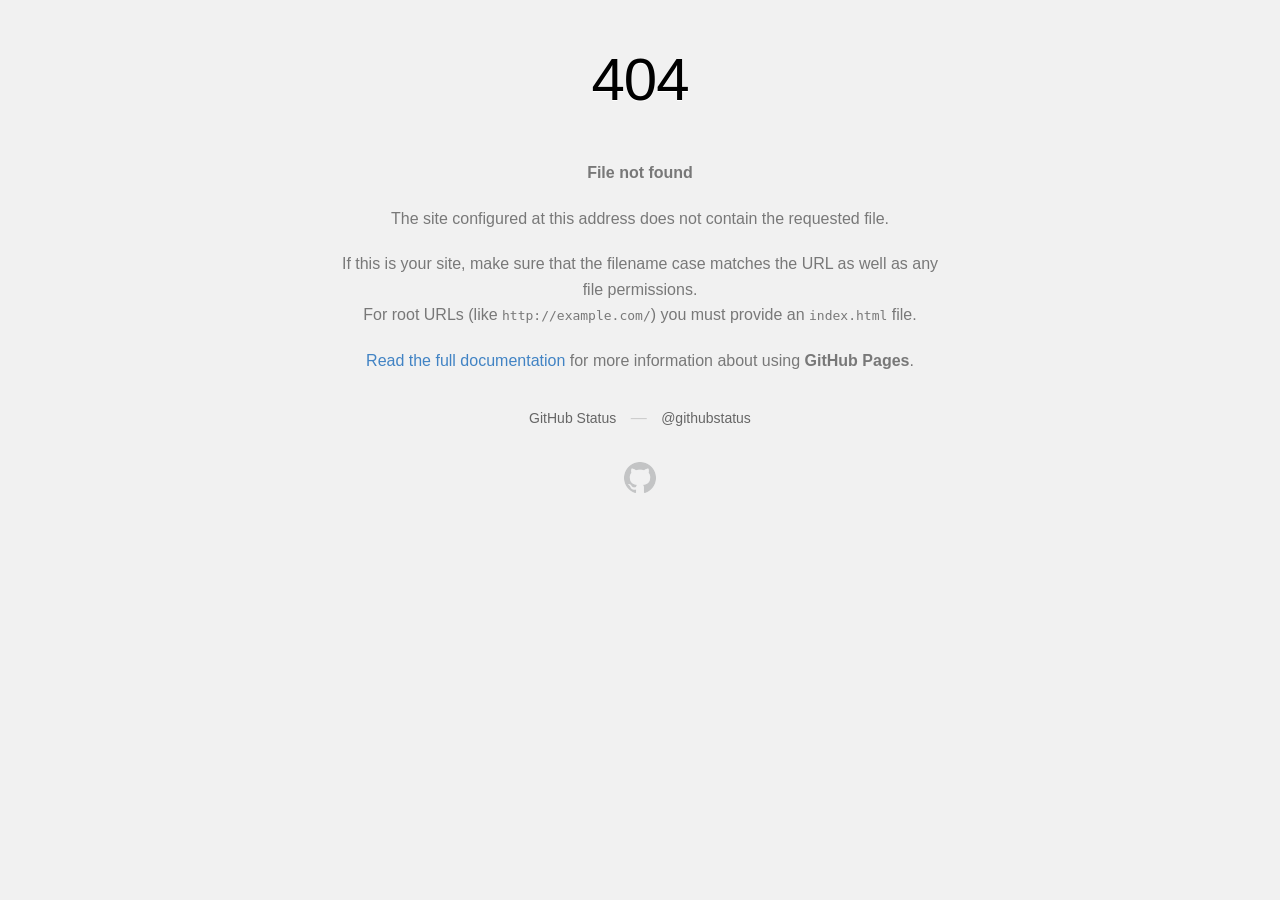
<file: media/covers/adhd-is-awesome.html>
<!DOCTYPE html>
<html>
  <head>
    <meta http-equiv="Content-type" content="text/html; charset=utf-8">
    <meta http-equiv="Content-Security-Policy" content="default-src 'none'; style-src 'unsafe-inline'; img-src data:; connect-src 'self'">
    <title>Page not found &middot; GitHub Pages</title>
    <style type="text/css" media="screen">
      body {
        background-color: #f1f1f1;
        margin: 0;
        font-family: "Helvetica Neue", Helvetica, Arial, sans-serif;
      }

      .container { margin: 50px auto 40px auto; width: 600px; text-align: center; }

      a { color: #4183c4; text-decoration: none; }
      a:hover { text-decoration: underline; }

      h1 { width: 800px; position:relative; left: -100px; letter-spacing: -1px; line-height: 60px; font-size: 60px; font-weight: 100; margin: 0px 0 50px 0; text-shadow: 0 1px 0 #fff; }
      p { color: rgba(0, 0, 0, 0.5); margin: 20px 0; line-height: 1.6; }

      ul { list-style: none; margin: 25px 0; padding: 0; }
      li { display: table-cell; font-weight: bold; width: 1%; }

      .logo { display: inline-block; margin-top: 35px; }
      .logo-img-2x { display: none; }
      @media
      only screen and (-webkit-min-device-pixel-ratio: 2),
      only screen and (   min--moz-device-pixel-ratio: 2),
      only screen and (     -o-min-device-pixel-ratio: 2/1),
      only screen and (        min-device-pixel-ratio: 2),
      only screen and (                min-resolution: 192dpi),
      only screen and (                min-resolution: 2dppx) {
        .logo-img-1x { display: none; }
        .logo-img-2x { display: inline-block; }
      }

      #suggestions {
        margin-top: 35px;
        color: #ccc;
      }
      #suggestions a {
        color: #666666;
        font-weight: 200;
        font-size: 14px;
        margin: 0 10px;
      }

    </style>
  </head>
  <body>

    <div class="container">

      <h1>404</h1>
      <p><strong>File not found</strong></p>

      <p>
        The site configured at this address does not
        contain the requested file.
      </p>

      <p>
        If this is your site, make sure that the filename case matches the URL
        as well as any file permissions.<br>
        For root URLs (like <code>http://example.com/</code>) you must provide an
        <code>index.html</code> file.
      </p>

      <p>
        <a href="https://help.github.com/pages/">Read the full documentation</a>
        for more information about using <strong>GitHub Pages</strong>.
      </p>

      <div id="suggestions">
        <a href="https://githubstatus.com">GitHub Status</a> &mdash;
        <a href="https://twitter.com/githubstatus">@githubstatus</a>
      </div>

      <a href="/" class="logo logo-img-1x">
        <img width="32" height="32" title="" alt="" src="[data-uri]">
      </a>

      <a href="/" class="logo logo-img-2x">
        <img width="32" height="32" title="" alt="" src="[data-uri]">
      </a>
    </div>
  </body>
</html>
</file>
<file: assets/stylec1d1.css>
/* =========================================================================
   Nishat Raihan · academic site
   Light: pure white with University of Notre Dame palette
   (Blue #0C2340, Dome Gold #C99700). Dark: deep navy equivalents.
   Type: Fraunces (display serif) + Spline Sans (body) + JetBrains Mono.
   ========================================================================= */

:root {
  --nd-blue:        #0c2340;
  --nd-blue-mid:    #143865;
  --nd-blue-bright: #1c4f8f;
  --nd-gold:        #c99700;
  --nd-gold-bright: #d39f10;
  --nd-gold-warm:   #ae9142;

  --bg:        #ffffff;
  --bg-soft:   #f4f6fa;          /* faint navy tint for chips and footer */
  --surface:   #ffffff;
  --ink:       #0c2340;          /* body text in ND blue */
  --ink-soft:  #3d4f68;
  --ink-faint: #71809a;
  --line:      #dbe1ea;          /* navy-tinted hairline */
  --line-gold: #e7d29a;          /* gold hairline for accents */
  --accent:    var(--nd-blue);
  --link:      var(--nd-blue-bright);
  --gold:      var(--nd-gold);
  --halo:      rgba(201, 151, 0, 0.10);
  --nav-bg:    rgba(255, 255, 255, 0.88);
  --btn-bg:    var(--nd-blue);
  --btn-bg-hover: var(--nd-blue-mid);
  --btn-ink:   #ffffff;
  --overlay:   rgba(12, 35, 64, 0.5);

  --maxw: 1300px;
  --radius: 4px;
  --shadow: 0 1px 2px rgba(12, 35, 64, 0.05), 0 8px 28px rgba(12, 35, 64, 0.06);

  --serif: "Fraunces", Georgia, "Times New Roman", serif;
  --sans:  "Spline Sans", -apple-system, BlinkMacSystemFont, "Segoe UI", sans-serif;
  --mono:  "JetBrains Mono", ui-monospace, "SF Mono", Menlo, monospace;
}

/* dark theme tokens (explicit choice) */
html[data-theme="dark"] {
  --bg:        #0b1422;
  --bg-soft:   #14213a;
  --surface:   #101c31;
  --ink:       #e8edf6;
  --ink-soft:  #b4c1d6;
  --ink-faint: #7f90aa;
  --line:      #22334e;
  --line-gold: #55461d;
  --accent:    #dfe7f3;
  --link:      #7fb0e8;
  --gold:      #d9a923;
  --halo:      rgba(217, 169, 35, 0.12);
  --nav-bg:    rgba(11, 20, 34, 0.86);
  --btn-bg:    var(--nd-blue-bright);
  --btn-bg-hover: #2a62aa;
  --btn-ink:   #ffffff;
  --overlay:   rgba(2, 8, 18, 0.66);
  --shadow: 0 1px 2px rgba(0, 0, 0, 0.3), 0 8px 28px rgba(0, 0, 0, 0.35);
}

/* dark theme via system preference (no explicit choice stored) */
@media (prefers-color-scheme: dark) {
  html:not([data-theme="light"]) {
    --bg:        #0b1422;
    --bg-soft:   #14213a;
    --surface:   #101c31;
    --ink:       #e8edf6;
    --ink-soft:  #b4c1d6;
    --ink-faint: #7f90aa;
    --line:      #22334e;
    --line-gold: #55461d;
    --accent:    #dfe7f3;
    --link:      #7fb0e8;
    --gold:      #d9a923;
    --halo:      rgba(217, 169, 35, 0.12);
    --nav-bg:    rgba(11, 20, 34, 0.86);
    --btn-bg:    var(--nd-blue-bright);
    --btn-bg-hover: #2a62aa;
    --btn-ink:   #ffffff;
    --overlay:   rgba(2, 8, 18, 0.66);
    --shadow: 0 1px 2px rgba(0, 0, 0, 0.3), 0 8px 28px rgba(0, 0, 0, 0.35);
  }
}

* { margin: 0; padding: 0; box-sizing: border-box; }

html { scroll-behavior: smooth; -webkit-text-size-adjust: 100%; }

body {
  font-family: var(--sans);
  background: var(--bg);
  color: var(--ink);
  line-height: 1.68;
  font-size: 17px;
  font-weight: 350;
  letter-spacing: 0.005em;
  -webkit-font-smoothing: antialiased;
}

a { color: var(--link); text-decoration: none; }
a:hover { text-decoration: underline; text-underline-offset: 3px; }

h1, h2, h3, h4 {
  font-family: var(--serif);
  font-weight: 560;
  color: var(--accent);
  line-height: 1.18;
  letter-spacing: -0.012em;
  font-optical-sizing: auto;
}

strong, b { font-weight: 600; color: var(--ink); }

::selection { background: rgba(201, 151, 0, 0.22); color: var(--ink); }

/* ---------------------------------------------------------------- nav --- */
.nav {
  position: sticky; top: 0; z-index: 50;
  background: var(--nav-bg);
  backdrop-filter: saturate(180%) blur(12px);
  -webkit-backdrop-filter: saturate(180%) blur(12px);
  border-bottom: 1px solid var(--line);
}
.nav-inner {
  max-width: var(--maxw); margin: 0 auto;
  padding: 0 28px; height: 64px;
  display: flex; align-items: center; justify-content: space-between;
}
.brand {
  font-family: var(--serif);
  font-size: 1.12rem; font-weight: 600;
  color: var(--accent); letter-spacing: -0.01em;
  display: flex; align-items: center; gap: 10px;
  flex: none; white-space: nowrap;
}
.brand:hover { text-decoration: none; }
.nav-right { display: flex; align-items: center; }
.language-toggle {
  display: inline-flex; align-items: center; gap: 2px;
  margin-left: 8px; padding: 2px;
  border: 1px solid var(--line); border-radius: 999px;
  background: var(--bg-soft);
}
.language-toggle button {
  border: 0; border-radius: 999px; background: transparent;
  color: var(--ink-faint); cursor: pointer; font: 600 0.68rem var(--mono);
  padding: 5px 7px; line-height: 1;
}
.language-toggle button.active { background: var(--accent); color: var(--bg); }
.language-toggle button:focus-visible { outline: 2px solid var(--gold); outline-offset: 1px; }
.nav-links { display: flex; align-items: center; gap: 2px; list-style: none; flex: none; }
.nav-links > li { position: relative; }
.nav-links a {
  color: var(--ink-soft); font-size: 0.9rem; font-weight: 400;
  padding: 8px 13px; border-radius: var(--radius);
  white-space: nowrap;
  transition: color 0.18s, background 0.18s;
}
.nav-links a:hover { color: var(--accent); background: var(--bg-soft); text-decoration: none; }
.nav-links a.active { color: var(--accent); }
.nav-links a.active::after {
  content: ""; display: block; height: 2px; margin-top: 3px;
  background: var(--gold); border-radius: 2px;
}
.nav-links .has-drop > a { display: inline-flex; align-items: center; gap: 5px; }

/* LangCode 2027 — outbound call to action, sits at the end of the nav */
.nav-links a.nav-cta {
  display: inline-flex; align-items: center; gap: 6px;
  margin-left: 8px; padding: 7px 14px;
  border: 1px solid var(--accent); border-radius: 999px;
  color: var(--accent); font-weight: 500;
}
.nav-links a.nav-cta:hover {
  /* --btn-ink is white in both themes, but --accent is near-white in dark,
     so fill against the page background instead to keep the label legible */
  background: var(--accent); border-color: var(--accent); color: var(--bg);
}
.nav-links a.nav-cta .ext {
  width: 12px; height: 12px; fill: none; stroke: currentColor;
  stroke-width: 2; stroke-linecap: round; stroke-linejoin: round; opacity: .75;
}

.nav-links .has-drop .caret {
  width: 11px; height: 11px; stroke: currentColor; fill: none;
  stroke-width: 2.2; stroke-linecap: round; stroke-linejoin: round;
  transition: transform 0.18s;
}
.nav-links .has-drop:hover .caret,
.nav-links .has-drop:focus-within .caret { transform: rotate(180deg); }
.dropdown {
  list-style: none;
  position: absolute; top: calc(100% + 4px); left: 6px;
  min-width: 210px; padding: 7px;
  background: var(--surface);
  border: 1px solid var(--line); border-top: 2px solid var(--gold);
  border-radius: 0 0 8px 8px;
  box-shadow: var(--shadow);
  opacity: 0; visibility: hidden; transform: translateY(-4px);
  transition: opacity 0.16s, transform 0.16s, visibility 0.16s;
}
.dropdown::before { /* hover bridge so the menu doesn't close in the gap */
  content: ""; position: absolute; top: -8px; left: 0; right: 0; height: 8px;
}
.has-drop:hover .dropdown,
.has-drop:focus-within .dropdown {
  opacity: 1; visibility: visible; transform: none;
}
.dropdown a {
  display: block; padding: 8px 12px;
  font-size: 0.87rem; color: var(--ink-soft); border-radius: 5px;
}
.dropdown a:hover { color: var(--accent); background: var(--halo); }
.theme-toggle {
  background: none; border: 1px solid var(--line); cursor: pointer;
  color: var(--ink-soft); border-radius: 999px;
  width: 34px; height: 34px; margin-left: 12px; flex: none;
  display: inline-flex; align-items: center; justify-content: center;
  transition: color 0.18s, border-color 0.18s, background 0.18s;
}
.theme-toggle:hover { color: var(--accent); border-color: var(--gold); background: var(--halo); }
.theme-toggle svg {
  width: 16px; height: 16px; stroke: currentColor; fill: none;
  stroke-width: 1.9; stroke-linecap: round; stroke-linejoin: round;
}
.theme-toggle .icon-sun { display: none; }
html[data-theme="dark"] .theme-toggle .icon-sun { display: block; }
html[data-theme="dark"] .theme-toggle .icon-moon { display: none; }
@media (prefers-color-scheme: dark) {
  html:not([data-theme="light"]) .theme-toggle .icon-sun { display: block; }
  html:not([data-theme="light"]) .theme-toggle .icon-moon { display: none; }
}
.nav-burger {
  display: none; background: none; border: none; cursor: pointer;
  color: var(--accent); padding: 8px; margin-left: 4px;
}
.nav-burger svg { width: 24px; height: 24px; }

/* ---------------------------------------------------------------- shell - */
.wrap { max-width: var(--maxw); margin: 0 auto; padding: 0 28px; position: relative; z-index: 1; }

.layout {
  display: grid;
  grid-template-columns: 320px 1fr;
  gap: 64px;
  padding: 58px 0 90px;
}

/* ------------------------------------------------------------- profile -- */
.profile { position: sticky; top: 92px; align-self: start; }
.profile-photo {
  width: 100%; aspect-ratio: 1; border-radius: 6px;
  object-fit: cover; display: block;
  border: 1px solid var(--line);
  box-shadow: var(--shadow);
}
.profile-photo-wrap { position: relative; }
.profile-photo-wrap::after {
  content: ""; position: absolute; inset: -7px;
  border: 1px solid var(--gold); border-radius: 9px;
  opacity: 0.55; pointer-events: none;
}
.profile h1 {
  font-size: 1.74rem; margin: 26px 0 4px;
  letter-spacing: -0.02em;
}
.profile .role { font-size: 0.97rem; color: var(--ink); font-weight: 500; }
.profile .role .incoming {
  display: inline-block; font-size: 0.7rem; font-weight: 600;
  letter-spacing: 0.06em; text-transform: uppercase;
  color: var(--accent); border: 1px solid var(--gold);
  padding: 1px 7px; border-radius: 999px; margin-bottom: 7px;
}
.profile .affil {
  font-size: 0.92rem; color: var(--ink-soft);
  margin-top: 10px; line-height: 1.55;
}
.profile .affil a { color: var(--ink-soft); border-bottom: 1px dotted var(--ink-faint); }
.profile .affil a:hover { color: var(--link); text-decoration: none; }
.profile .uni-line {
  display: flex; align-items: center; gap: 11px;
  margin-top: 12px; padding-top: 12px;
  border-top: 1px solid var(--line);
}
.profile .uni-line .ul-text { font-size: 0.9rem; color: var(--ink-soft); line-height: 1.4; }
.profile .uni-line .ul-text a { color: var(--ink-soft); border-bottom: 1px dotted var(--ink-faint); }
.profile .uni-line .ul-text a:hover { color: var(--link); text-decoration: none; }

.socials {
  display: flex; flex-wrap: wrap; gap: 8px;
  margin-top: 22px; padding-top: 22px;
  border-top: 1px solid var(--line);
}
.socials a {
  display: flex; align-items: center; gap: 7px;
  font-size: 0.82rem; color: var(--ink-soft);
  padding: 6px 11px; border: 1px solid var(--line);
  border-radius: 999px; transition: all 0.18s;
  animation: item-glow 3.6s ease-in-out infinite;
}
.socials a:nth-child(2) { animation-delay: 0.45s; }
.socials a:nth-child(3) { animation-delay: 0.9s; }
.socials a:nth-child(4) { animation-delay: 1.35s; }
.socials a:nth-child(5) { animation-delay: 1.8s; }
.socials a:nth-child(6) { animation-delay: 2.25s; }
.socials a:hover {
  animation-play-state: paused;
  color: var(--accent); background: var(--halo);
  border-color: var(--gold); text-decoration: none;
}
.socials svg { width: 14px; height: 14px; }

/* ---------------------------------------------------------------- main -- */
.main { min-width: 0; }
.section { margin-bottom: 56px; scroll-margin-top: 88px; }
.section:last-child { margin-bottom: 0; }

.eyebrow {
  font-family: var(--sans);
  font-size: 0.72rem; font-weight: 600;
  letter-spacing: 0.18em; text-transform: uppercase;
  color: var(--accent); margin-bottom: 14px;
  display: flex; align-items: center; gap: 10px;
}
.eyebrow svg {
  width: 15px; height: 15px; flex: none;
  stroke: currentColor; fill: none; stroke-width: 1.9;
  stroke-linecap: round; stroke-linejoin: round;
}
.eyebrow::after {
  content: ""; flex: 1; height: 1px;
  background: linear-gradient(90deg, var(--line-gold), transparent);
}
.section > h2 { font-size: 1.62rem; margin-bottom: 18px; }

.lead { font-size: 1.16rem; line-height: 1.6; color: var(--ink); }
.prose p { margin-bottom: 1.05em; color: var(--ink-soft); }
.prose p:last-child { margin-bottom: 0; }
.prose a { border-bottom: 1px solid rgba(28, 79, 143, 0.35); }
.prose a:hover { text-decoration: none; border-color: var(--link); }
.justify p { text-align: justify; text-justify: inter-word; hyphens: auto; -webkit-hyphens: auto; }

/* recent news: compact one-line rows */
.newslist { max-width: 820px; }
.news-item {
  display: flex; align-items: baseline; gap: 16px;
  padding: 8px 0;
  border-bottom: 1px dashed var(--line);
  font-size: 0.95rem; color: var(--ink-soft); line-height: 1.5;
  min-width: 0;
}
.news-item:last-child { border-bottom: none; }
.news-item .n-when {
  flex: none; width: 88px;
  font-family: var(--mono); font-size: 0.7rem;
  letter-spacing: 0.06em; text-transform: uppercase;
  color: var(--gold); font-weight: 600;
}
.news-item .n-text {
  flex: 1; min-width: 0;
  white-space: nowrap; overflow: hidden; text-overflow: ellipsis;
}
.news-item b { color: var(--ink); }
.news-item a { border-bottom: 1px solid rgba(28, 79, 143, 0.3); }
.news-item a:hover { text-decoration: none; border-color: var(--link); }

/* research interest cards (home, link out to research.html) */
.interests {
  display: grid; grid-template-columns: repeat(2, minmax(0, 1fr)); gap: 16px;
}
a.interest {
  display: block; color: inherit;
  border: 1px solid var(--line); border-top: 3px solid var(--nd-blue-bright);
  border-radius: 6px;
  padding: 18px 20px; background: var(--surface);
  transition: border-color 0.2s, transform 0.2s, box-shadow 0.2s;
  animation: item-glow 4.2s ease-in-out infinite;
}
a.interest:nth-child(2) { animation-delay: 0.7s; }
a.interest:nth-child(3) { animation-delay: 1.4s; }
a.interest:nth-child(4) { animation-delay: 2.1s; }
a.interest:hover {
  animation-play-state: paused;
  border-color: var(--gold); border-top-color: var(--gold);
  transform: translateY(-2px); text-decoration: none;
  box-shadow: var(--shadow);
}
.interest .ihead { display: flex; align-items: center; gap: 10px; margin-bottom: 6px; }
.interest .ihead svg {
  width: 19px; height: 19px; flex: none;
  stroke: var(--gold); fill: none; stroke-width: 1.9;
  stroke-linecap: round; stroke-linejoin: round;
}
.interest .ihead h3 { margin: 0; font-size: 1.08rem; color: var(--ink); }
.interest p { font-size: 0.92rem; color: var(--ink-soft); margin-bottom: 10px; }
.interest .go {
  font-size: 0.8rem; font-weight: 500; color: var(--link);
  display: inline-flex; align-items: center; gap: 5px;
}
a.interest:hover .go { gap: 9px; }
.tags { display: flex; flex-wrap: wrap; gap: 6px; margin-bottom: 10px; }
.tags .tag {
  font-family: var(--mono); font-size: 0.7rem;
  color: var(--ink-soft); background: var(--bg-soft);
  border: 1px solid var(--line);
  padding: 2px 9px; border-radius: 999px;
}

/* dissertation modal */
.modal-overlay {
  position: fixed; inset: 0; z-index: 100;
  background: var(--overlay);
  display: none; align-items: center; justify-content: center;
  padding: 24px;
}
.modal-overlay.open { display: flex; }
.modal {
  position: relative; width: 100%; max-width: 460px;
  background: var(--surface); border: 1px solid var(--line);
  border-top: 3px solid var(--gold); border-radius: 8px;
  padding: 28px 30px 26px;
  box-shadow: 0 18px 60px rgba(0, 0, 0, 0.28);
  animation: rise 0.35s cubic-bezier(.2,.7,.2,1);
}
.modal .m-eyebrow {
  font-family: var(--mono); font-size: 0.68rem; font-weight: 600;
  letter-spacing: 0.18em; text-transform: uppercase;
  color: var(--accent); margin-bottom: 10px;
}
.modal h3 { font-size: 1.25rem; margin-bottom: 10px; }
.modal p { font-size: 0.94rem; color: var(--ink-soft); }
.modal-close {
  position: absolute; top: 12px; right: 14px;
  background: none; border: none; cursor: pointer;
  font-size: 1.5rem; line-height: 1; color: var(--ink-faint);
  padding: 4px;
}
.modal-close:hover { color: var(--accent); }

/* funding call-out on the research page */
.copi {
  border: none;
  border-left: 3px solid var(--gold);
  border-radius: 0;
  background: none;
  padding: 4px 0 4px 17px; margin-top: 26px;
  font-size: 0.95rem; color: var(--ink-soft);
}
.copi strong { color: var(--ink); }

/* publications */
.pub {
  display: grid; grid-template-columns: 70px 1fr; gap: 18px;
  padding: 15px 0; border-top: 1px solid var(--line);
}
.pub:first-of-type { border-top: none; }
.pub .vkey {
  font-family: var(--mono); font-size: 0.72rem;
  color: var(--gold); font-weight: 600; padding-top: 4px;
  letter-spacing: 0.04em;
}
.pub .ptitle {
  font-family: var(--serif); font-size: 1.08rem; font-weight: 560;
  color: var(--ink); line-height: 1.3; margin-bottom: 4px;
}
.pub .ptitle a { color: var(--ink); }
.pub .ptitle a:hover { color: var(--link); text-decoration: none; }
.pub .pauthors { font-size: 0.88rem; color: var(--ink-soft); margin-bottom: 2px; }
.pub .pauthors .me { color: var(--ink); font-weight: 600; border-bottom: 1.5px solid var(--gold); }
.pub .pvenue { font-size: 0.86rem; color: var(--ink-faint); font-style: italic; margin-bottom: 8px; }
.pub .pdesc { font-size: 0.9rem; color: var(--ink-soft); margin: 4px 0 9px; }
.badge {
  font-family: var(--sans); font-style: normal;
  font-size: 0.66rem; font-weight: 700; letter-spacing: 0.07em;
  text-transform: uppercase; color: #0c2340;
  background: var(--nd-gold-bright); padding: 2px 8px;
  border-radius: 3px; margin-left: 8px; vertical-align: middle;
}
.plinks { display: flex; flex-wrap: wrap; gap: 7px; }
.plinks a {
  display: inline-flex; align-items: center;
  font-size: 0.74rem; font-weight: 600;
  letter-spacing: 0.04em; text-transform: uppercase;
  padding: 5px 13px; border-radius: 6px;
  background: var(--btn-bg); color: var(--btn-ink);
  border: 1px solid var(--btn-bg);
  transition: all 0.16s;
}
.plinks a:hover {
  background: var(--nd-gold-bright); border-color: var(--nd-gold-bright);
  color: #0c2340; text-decoration: none; transform: translateY(-1px);
}

/* colorful paper-type pills, mirroring the CV tags */
.pcats { display: flex; flex-wrap: wrap; gap: 6px; margin: 0 0 9px; }
.cat {
  font-family: var(--sans); font-size: 0.66rem; font-weight: 700;
  letter-spacing: 0.08em; text-transform: uppercase;
  padding: 3px 10px; border-radius: 999px;
  border: 1px solid currentColor;
}
.cat-code   { color: #0c2340; background: rgba(12, 35, 64, 0.07); }
.cat-nlp    { color: #1c4f8f; background: rgba(28, 79, 143, 0.08); }
.cat-safety { color: #9a1b2f; background: rgba(154, 27, 47, 0.07); }
.cat-edu    { color: #0e6b5c; background: rgba(14, 107, 92, 0.08); }
.cat-vision { color: #2f7d4f; background: rgba(47, 125, 79, 0.08); }
.cat-time   { color: #6b4fa0; background: rgba(107, 79, 160, 0.08); }
.cat-mltest { color: #b05f16; background: rgba(176, 95, 22, 0.08); }
html[data-theme="dark"] .cat-code   { color: #9db8dd; background: rgba(157, 184, 221, 0.1); }
html[data-theme="dark"] .cat-nlp    { color: #8ab2e6; background: rgba(138, 178, 230, 0.1); }
html[data-theme="dark"] .cat-safety { color: #e8899a; background: rgba(232, 137, 154, 0.1); }
html[data-theme="dark"] .cat-edu    { color: #7cc9ba; background: rgba(124, 201, 186, 0.1); }
html[data-theme="dark"] .cat-vision { color: #8ecfa5; background: rgba(142, 207, 165, 0.1); }
html[data-theme="dark"] .cat-time   { color: #b8a3e0; background: rgba(184, 163, 224, 0.1); }
html[data-theme="dark"] .cat-mltest { color: #e0a271; background: rgba(224, 162, 113, 0.1); }
@media (prefers-color-scheme: dark) {
  html:not([data-theme="light"]) .cat-code   { color: #9db8dd; background: rgba(157, 184, 221, 0.1); }
  html:not([data-theme="light"]) .cat-nlp    { color: #8ab2e6; background: rgba(138, 178, 230, 0.1); }
  html:not([data-theme="light"]) .cat-safety { color: #e8899a; background: rgba(232, 137, 154, 0.1); }
  html:not([data-theme="light"]) .cat-edu    { color: #7cc9ba; background: rgba(124, 201, 186, 0.1); }
  html:not([data-theme="light"]) .cat-vision { color: #8ecfa5; background: rgba(142, 207, 165, 0.1); }
  html:not([data-theme="light"]) .cat-time   { color: #b8a3e0; background: rgba(184, 163, 224, 0.1); }
  html:not([data-theme="light"]) .cat-mltest { color: #e0a271; background: rgba(224, 162, 113, 0.1); }
}

/* generic page header */
.page-head { padding: 48px 0 8px; position: relative; z-index: 1; }
.page-head .eyebrow { justify-content: flex-start; }
.page-head .eyebrow::after { display: none; }
.page-head h1 { font-size: 2.5rem; letter-spacing: -0.025em; }
.page-head p { color: var(--ink-soft); margin-top: 10px; font-size: 1.05rem; max-width: 62ch; }
.page-body { padding: 26px 0 90px; position: relative; z-index: 1; }

/* stat strip */
.stats { display: flex; flex-wrap: wrap; gap: 38px; margin-top: 22px; }
.stat .num {
  font-family: var(--serif); font-size: 2rem; font-weight: 600;
  color: var(--accent); line-height: 1;
}
.stat .lab {
  font-size: 0.74rem; letter-spacing: 0.12em;
  text-transform: uppercase; color: var(--ink-faint); margin-top: 7px;
}

/* ---- section side navigation (research, publications, cv) ------------- */
.side-layout {
  display: grid; grid-template-columns: 216px minmax(0, 1fr);
  gap: 48px; align-items: start;
}
.sidenav {
  position: sticky; top: 92px;
  display: flex; flex-direction: column; gap: 2px;
  background: var(--surface);
  border: 1px solid var(--line);
  border-radius: 8px; padding: 8px;
}
.sidenav .sn-label {
  font-size: 0.66rem; font-weight: 700; letter-spacing: 0.16em;
  text-transform: uppercase; color: var(--ink-faint);
  padding: 6px 12px 8px;
}
.sidenav a {
  font-family: var(--sans); font-size: 0.92rem; color: var(--ink-soft);
  padding: 9px 12px; border-radius: var(--radius);
  display: flex; align-items: center; gap: 11px;
  transition: color 0.16s, background 0.16s;
}
.sidenav a svg {
  width: 16px; height: 16px; flex: none; stroke: currentColor;
  fill: none; stroke-width: 1.8; stroke-linecap: round; stroke-linejoin: round;
}
.sidenav a:hover { color: var(--accent); background: var(--bg-soft); text-decoration: none; }
.sidenav a.active {
  color: var(--ink); font-weight: 500; background: var(--halo);
  box-shadow: inset 2px 0 0 var(--gold);
}
.side-main { min-width: 0; }

/* ---- horizontal entry grid (cv, research funding) --------------------- */
.group { margin-bottom: 58px; scroll-margin-top: 88px; }
.group:last-child { margin-bottom: 0; }
.group > .eyebrow { justify-content: flex-start; }
.group > .eyebrow::after { display: none; }

/* section headers: a strong gold rule, no box */
.eyebrow.band {
  background: none;
  border: none;
  border-bottom: 2px solid var(--gold);
  border-radius: 0;
  padding: 0 0 9px;
  margin-bottom: 24px;
  font-size: 0.92rem;
  font-weight: 700;
  letter-spacing: 0.15em;
  color: var(--accent);
}
.eyebrow.band svg { width: 17px; height: 17px; }
.eyebrow.band::after { display: none; }

.entry-grid {
  display: grid;
  grid-template-columns: repeat(2, minmax(0, 1fr));
  gap: 24px 36px;
}
.entry-grid.one { grid-template-columns: 1fr; }
.entry {
  border: none;
  border-radius: 0;
  background: none;
  padding: 0;
  display: flex; flex-direction: row; align-items: flex-start; gap: 14px;
}
.entry:hover { transform: none; }
.entry .e-body { flex: 1; min-width: 0; display: flex; flex-direction: column; }
.entry .e-top {
  display: flex; justify-content: space-between;
  align-items: baseline; gap: 16px; margin-bottom: 4px;
}
.entry .e-title {
  font-family: var(--serif); font-size: 1.14rem;
  font-weight: 560; color: var(--ink); line-height: 1.25;
}
.entry .e-when {
  font-family: var(--mono); font-size: 0.74rem;
  color: var(--ink-faint); white-space: nowrap; flex: none;
  letter-spacing: 0.02em; padding-top: 3px;
}
.entry .e-org { font-size: 0.95rem; color: var(--ink-soft); font-weight: 500; }
.entry .e-org a { color: var(--link); }
.entry .e-meta { font-size: 0.9rem; color: var(--ink-soft); margin-top: 7px; }
.entry .e-meta em { color: var(--ink); font-style: italic; }
.entry ul { margin: 10px 0 0 0; padding-left: 17px; }
.entry li { font-size: 0.9rem; color: var(--ink-soft); margin-bottom: 5px; }
.entry .e-links { display: flex; flex-wrap: wrap; gap: 8px; margin-top: 12px; }
.entry .e-links a {
  font-size: 0.78rem; font-weight: 500; padding: 4px 12px;
  border: 1px solid var(--line); border-radius: 999px; color: var(--ink-soft);
}
.entry .e-links a:hover {
  border-color: var(--gold); color: var(--accent);
  background: var(--halo); text-decoration: none;
}

/* CV skills: compact category cards with flexible, scannable tags. */
.skill-grid {
  display: grid;
  grid-template-columns: repeat(2, minmax(0, 1fr));
  gap: 14px;
}
.skill-card {
  --skill-color: var(--accent);
  position: relative;
  min-height: 148px;
  padding: 18px 18px 17px;
  overflow: hidden;
  border: 1px solid var(--line);
  border-top: 3px solid var(--skill-color);
  border-radius: 12px;
  background: var(--bg-soft);
  box-shadow: 0 5px 16px rgba(8, 24, 45, 0.06);
  transition: transform 180ms ease, border-color 180ms ease, box-shadow 180ms ease;
}
.skill-card::after {
  content: "";
  position: absolute;
  width: 90px;
  height: 90px;
  right: -34px;
  bottom: -48px;
  border: 1px solid color-mix(in srgb, var(--skill-color) 28%, transparent);
  border-radius: 50%;
  pointer-events: none;
}
.skill-card:hover {
  transform: translateY(-4px);
  border-color: var(--skill-color);
  box-shadow: 0 11px 24px rgba(8, 24, 45, 0.12);
}
.skill-card-blue { --skill-color: var(--link); }
.skill-card-gold { --skill-color: var(--gold); }
.skill-card-teal { --skill-color: #2b9d91; }
.skill-card-rose { --skill-color: #bf6d78; }
.skill-heading {
  display: flex;
  align-items: baseline;
  gap: 10px;
  margin-bottom: 15px;
}
.skill-heading h3 {
  margin: 0;
  color: var(--ink);
  font-size: 0.98rem;
  line-height: 1.25;
}
.skill-index {
  color: var(--skill-color);
  font-family: "JetBrains Mono", monospace;
  font-size: 0.68rem;
  font-weight: 600;
  letter-spacing: 0.04em;
}
.skill-tags {
  display: flex;
  flex-wrap: wrap;
  gap: 7px;
}
.skill-tags span {
  display: inline-flex;
  align-items: center;
  min-height: 27px;
  padding: 4px 9px;
  border: 1px solid color-mix(in srgb, var(--skill-color) 30%, var(--line));
  border-radius: 999px;
  color: var(--ink-soft);
  background: var(--bg);
  font-size: 0.78rem;
  line-height: 1.2;
  transition: color 180ms ease, border-color 180ms ease, background 180ms ease;
}
.skill-card:hover .skill-tags span:hover {
  color: var(--bg);
  border-color: var(--skill-color);
  background: var(--skill-color);
}

/* institutional logo badges (PNG, swappable in media/logos/) */
.crest {
  width: 46px; height: 46px; flex: none;
  border-radius: 10px; object-fit: cover;
  background: #f4f6fa;
  box-shadow: 0 1px 2px rgba(0, 0, 0, 0.16);
  display: block;
}
.crest.sm { width: 38px; height: 38px; border-radius: 9px; }

.cv-list { columns: 2; column-gap: 40px; font-size: 0.94rem; color: var(--ink-soft); }
.cv-list li { margin-bottom: 7px; break-inside: avoid; list-style: none; padding-left: 16px; position: relative; }
.cv-list li::before { content: "\25B9"; position: absolute; left: 0; color: var(--accent); }

/* research page: lab team strip — one row that always fits its column */
.team-strip {
  display: grid;
  grid-template-columns: repeat(6, minmax(0, 1fr));
  gap: 16px 10px;
  padding: 6px 0 2px;
}
.member { text-align: center; min-width: 0; }
.member .m-photo, .member .m-ph {
  width: 100%; max-width: 104px; aspect-ratio: 1;
  margin: 0 auto;
  border-radius: 50%; object-fit: cover; display: block;
  border: 2px solid var(--line);
  background: var(--bg-soft);
  box-shadow: var(--shadow);
}
.member.pi .m-photo { border-color: var(--gold); }
.member .m-ph {
  display: flex; align-items: center; justify-content: center;
  font-family: var(--serif); font-size: 1.2rem; font-weight: 560;
  color: var(--ink-faint); letter-spacing: 0.04em;
}
.member .m-name {
  display: block; margin-top: 9px;
  font-size: 0.82rem; font-weight: 600; color: var(--ink); line-height: 1.28;
  hyphens: auto; -webkit-hyphens: auto;
}
.member .m-name a { color: var(--ink); }
.member .m-name a:hover { color: var(--link); text-decoration: none; }
.member .m-role {
  display: block; margin-top: 2px;
  font-size: 0.69rem; color: var(--ink-faint); line-height: 1.3;
}

/* sub-groupings inside a CV section (e.g. mentoring by student level) */
.subhead {
  display: block;
  font-family: var(--sans); font-size: 0.8rem; font-weight: 700;
  letter-spacing: 0.13em; text-transform: uppercase;
  color: var(--accent);
  margin: 36px 0 16px;
  padding: 2px 0 2px 13px;
  border-left: 3px solid var(--gold);
}
.group > .eyebrow + .subhead { margin-top: 4px; }

/* personal page: left sub-nav + panels */
.personal-wrap {
  display: grid; grid-template-columns: 210px 1fr;
  gap: 44px; align-items: start;
}
.ptabs {
  position: sticky; top: 92px;
  display: flex; flex-direction: column; gap: 2px;
  background: var(--surface);
  border: 1px solid var(--line);
  border-radius: 8px; padding: 8px;
}
.ptab-btn {
  text-align: left; background: none; border: none; cursor: pointer;
  font-family: var(--sans); font-size: 0.94rem; color: var(--ink-soft);
  padding: 10px 12px; border-radius: var(--radius);
  display: flex; align-items: center; gap: 11px; width: 100%;
  transition: color 0.16s, background 0.16s;
}
.ptab-btn svg {
  width: 17px; height: 17px; flex: none; stroke: currentColor;
  fill: none; stroke-width: 1.8; stroke-linecap: round; stroke-linejoin: round;
}
.ptab-btn:hover { color: var(--accent); background: var(--bg-soft); }
.ptab-btn.active {
  color: var(--ink); font-weight: 500; background: var(--halo);
  box-shadow: inset 2px 0 0 var(--gold);
}
.ppanels { max-width: 720px; min-width: 0; }
.ppanel { display: none; animation: rise 0.5s cubic-bezier(.2,.7,.2,1); }
.ppanel.active { display: block; }
.ppanel h2 { font-size: 1.7rem; margin-bottom: 6px; }
.ppanel > .lead-sub {
  color: var(--ink-soft); font-size: 1rem; margin-bottom: 28px;
  padding-bottom: 20px; border-bottom: 1px solid var(--line);
}
.pgroup {
  margin-bottom: 26px; padding: 20px 22px;
  border: 1px solid var(--line); border-radius: 8px; background: var(--surface);
}
.pgroup:last-child { margin-bottom: 0; }
.pgroup h3 {
  font-size: 0.78rem; letter-spacing: 0.12em; text-transform: uppercase;
  color: var(--accent); margin-bottom: 16px; font-family: var(--sans); font-weight: 600;
}
.plist { list-style: none; display: grid; gap: 10px; }
.plist li {
  font-size: 0.96rem; color: var(--ink-soft);
  padding-left: 20px; position: relative; line-height: 1.55;
}
.plist li::before { content: "\25B9"; position: absolute; left: 0; color: var(--accent); }
.plist li b { color: var(--ink); }
.pnote {
  font-size: 0.88rem; color: var(--ink-faint); font-style: italic;
  margin-top: 14px;
}

/* books with covers */
.bookgrid {
  display: grid;
  grid-template-columns: repeat(5, minmax(0, 1fr));
  gap: 20px 18px;
}
.book { margin: 0; }
.book .bcov {
  position: relative; aspect-ratio: 2 / 3;
  border-radius: 5px; overflow: hidden;
  border: 1px solid var(--line);
  background: var(--bg-soft);
  box-shadow: 0 2px 6px rgba(0, 0, 0, 0.12);
  transition: transform 0.2s, box-shadow 0.2s;
}
.book:hover .bcov { transform: translateY(-3px); box-shadow: 0 8px 20px rgba(0, 0, 0, 0.18); }
.book .bcov img { width: 100%; height: 100%; object-fit: cover; display: block; }
.book .bcov.placeholder {
  display: flex; flex-direction: column; justify-content: center;
  padding: 16px 14px; text-align: center;
  background: linear-gradient(165deg, #0c2340 0%, #143865 100%);
}
.book .bcov.placeholder::before {
  content: ""; position: absolute; inset: 7px;
  border: 1px solid rgba(201, 151, 0, 0.55); border-radius: 3px;
  pointer-events: none;
}
.book .bcov.placeholder .ph-title {
  font-family: var(--serif); font-size: 0.9rem; font-weight: 560;
  color: #f2f5fa; line-height: 1.3;
}
.book .bcov.placeholder .ph-author {
  font-family: var(--mono); font-size: 0.58rem; letter-spacing: 0.12em;
  text-transform: uppercase; color: #b9c7db; margin-top: 9px;
}
.book figcaption { padding-top: 9px; }
.book .brank {
  display: inline-block; font-family: var(--mono); font-size: 0.64rem;
  font-weight: 600; letter-spacing: 0.1em; color: var(--gold);
}
.book .btitle {
  display: block; font-family: var(--serif); font-size: 0.92rem;
  font-weight: 560; color: var(--ink); line-height: 1.3;
}
.book .bauth { display: block; font-size: 0.76rem; color: var(--ink-faint); margin-top: 1px; }
.book.current .bcov { outline: 2px solid var(--gold); outline-offset: 2px; }
.book .now {
  display: inline-block; font-family: var(--sans);
  font-size: 0.6rem; font-weight: 700; letter-spacing: 0.09em;
  text-transform: uppercase; color: #0c2340;
  background: var(--nd-gold-bright); border-radius: 3px;
  padding: 1px 7px; margin-bottom: 4px;
}

/* ranked lists (movies, anime) */
.ranklist { list-style: none; }
.ranklist li {
  display: grid; grid-template-columns: 58px 1fr auto;
  gap: 16px; align-items: baseline;
  padding: 10px 2px; border-bottom: 1px solid var(--line);
  font-size: 0.97rem; color: var(--ink-soft);
}
.ranklist li:last-child { border-bottom: none; }
.ranklist .rk {
  font-family: var(--mono); font-size: 0.72rem; font-weight: 600;
  letter-spacing: 0.06em; color: var(--gold);
}
.ranklist .rtitle { color: var(--ink); font-weight: 500; }
.ranklist .rnote { font-size: 0.78rem; color: var(--ink-faint); font-style: italic; }

/* sports teams */
.teamgrid { display: grid; grid-template-columns: repeat(2, minmax(0, 1fr)); gap: 16px; }
.team {
  display: flex; align-items: center; gap: 16px;
  border: 1px solid var(--line); border-radius: 8px;
  background: var(--surface); padding: 18px 20px;
  transition: border-color 0.2s, transform 0.2s;
}
.team:hover { border-color: var(--gold); transform: translateY(-2px); }
.team img {
  width: 62px; height: 62px; flex: none; object-fit: contain;
  border-radius: 12px; background: #f4f6fa; padding: 4px;
}
.team .t-name { font-family: var(--serif); font-size: 1.1rem; font-weight: 560; color: var(--ink); }
.team .t-league {
  font-family: var(--mono); font-size: 0.68rem; letter-spacing: 0.12em;
  text-transform: uppercase; color: var(--ink-faint); margin-top: 2px;
}

/* writing */
.writing-wrap { display: grid; grid-template-columns: 190px 1fr; gap: 26px; align-items: start; }
.writing-cover {
  width: 100%; aspect-ratio: 2 / 3; object-fit: cover; display: block;
  border-radius: 6px; border: 1px solid var(--line);
  box-shadow: 0 6px 18px rgba(0, 0, 0, 0.18);
}
.writing-text p { font-size: 0.97rem; color: var(--ink-soft); margin-bottom: 0.9em; }
.writing-text p:last-child { margin-bottom: 0; }

.btn-row { display: flex; flex-wrap: wrap; gap: 12px; margin-top: 24px; }
.btn {
  display: inline-flex; align-items: center; gap: 8px;
  font-size: 0.88rem; font-weight: 500;
  padding: 11px 20px; border-radius: 999px;
  border: 1px solid var(--btn-bg); color: var(--btn-ink); background: var(--btn-bg);
  cursor: pointer; font-family: var(--sans);
  transition: all 0.18s;
}
.btn:hover { background: var(--btn-bg-hover); border-color: var(--btn-bg-hover); text-decoration: none; transform: translateY(-1px); }
.btn.ghost { background: transparent; color: var(--accent); border-color: var(--line); }
.btn.ghost:hover { border-color: var(--gold); background: var(--halo); color: var(--accent); }
.btn svg { width: 16px; height: 16px; stroke: currentColor; fill: none; stroke-width: 2; stroke-linecap: round; stroke-linejoin: round; }

/* blog */
.posts { display: flex; flex-direction: column; gap: 4px; }
.post-card {
  padding: 28px 0; border-top: 1px solid var(--line);
  display: grid; grid-template-columns: 130px 1fr; gap: 30px;
}
.post-card:first-child { border-top: none; }
.post-card .pdate {
  font-family: var(--mono); font-size: 0.78rem; color: var(--ink-faint);
  padding-top: 5px;
}
.post-card h2 { font-size: 1.4rem; margin-bottom: 8px; }
.post-card h2 a { color: var(--accent); }
.post-card h2 a:hover { color: var(--link); text-decoration: none; }
.post-card .excerpt { color: var(--ink-soft); font-size: 0.96rem; margin-bottom: 14px; }
.post-card .meta-row { display: flex; flex-wrap: wrap; gap: 14px; align-items: center; }
.read-on {
  font-size: 0.84rem; font-weight: 500; color: var(--link);
  display: inline-flex; align-items: center; gap: 5px;
}
.read-on:hover { gap: 9px; text-decoration: none; }

/* article */
.article { max-width: 760px; margin: 0 auto; padding: 40px 0 90px; position: relative; z-index: 1; }
.back-link { font-size: 0.85rem; color: var(--ink-soft); display: inline-flex; gap: 6px; }
.back-link:hover { color: var(--link); text-decoration: none; }
.article-head { margin: 26px 0 36px; padding-bottom: 28px; border-bottom: 1px solid var(--line); }
.article-head h1 { font-size: 2.5rem; letter-spacing: -0.025em; line-height: 1.15; }
.article-meta {
  display: flex; flex-wrap: wrap; gap: 18px; margin-top: 18px;
  font-family: var(--mono); font-size: 0.78rem; color: var(--ink-faint);
}
.article-tags { display: flex; flex-wrap: wrap; gap: 7px; margin-top: 16px; }
.article-body { font-size: 1.06rem; line-height: 1.78; color: var(--ink-soft); }
.article-body h2 {
  font-size: 1.55rem; margin: 44px 0 16px; color: var(--accent);
  padding-bottom: 8px; border-bottom: 1px solid var(--line);
}
.article-body h3 { font-size: 1.2rem; margin: 30px 0 12px; color: var(--ink); }
.article-body p { margin-bottom: 1.2em; }
.article-body ul, .article-body ol { margin: 0 0 1.2em 1.3em; }
.article-body li { margin-bottom: 0.5em; }
.article-body strong { color: var(--ink); }
.article-body .quote {
  font-family: var(--serif); font-size: 1.3rem; font-style: italic;
  color: var(--accent); border-left: 3px solid var(--gold);
  padding: 4px 0 4px 24px; margin: 8px 0 32px;
}
.article-body .highlight-box {
  background: var(--bg-soft); border-left: 3px solid var(--gold);
  padding: 18px 22px; border-radius: 0 6px 6px 0; margin: 24px 0;
  font-size: 0.98rem;
}
.article-body .paper-link {
  display: inline-block; margin-top: 10px; font-weight: 600; color: var(--link);
}
.author-box {
  margin-top: 38px; padding: 22px 24px;
  background: var(--bg-soft); border-radius: 8px;
  font-size: 0.92rem; color: var(--ink-soft);
}
.like-bar {
  margin-top: 34px; padding-top: 26px; border-top: 1px solid var(--line);
  display: flex; gap: 18px; align-items: center; flex-wrap: wrap;
}
.like-btn {
  background: var(--btn-bg); color: var(--btn-ink); border: none;
  padding: 10px 20px; border-radius: 999px; cursor: pointer;
  font-family: var(--sans); font-size: 0.9rem;
  display: flex; align-items: center; gap: 9px; transition: transform 0.15s, background 0.2s;
}
.like-btn:hover { transform: translateY(-1px); }
.like-btn.liked { background: var(--nd-gold); color: #0c2340; }
.like-btn .count { background: rgba(255,255,255,0.22); padding: 1px 9px; border-radius: 999px; font-weight: 700; }
.like-btn.liked .count { background: rgba(12,35,64,0.18); }

/* footer */
.footer {
  border-top: 1px solid var(--line);
  background: var(--bg-soft);
  position: relative; z-index: 1;
}
.footer-inner {
  max-width: var(--maxw); margin: 0 auto; padding: 36px 28px;
  display: flex; justify-content: space-between; flex-wrap: wrap; gap: 18px;
  font-size: 0.86rem; color: var(--ink-faint);
}
.footer-inner a { color: var(--ink-soft); }
.footer-inner .fnav { display: flex; gap: 18px; flex-wrap: wrap; }

/* reveal on load */
.reveal { opacity: 0; transform: translateY(14px); animation: rise 0.7s cubic-bezier(.2,.7,.2,1) forwards; }
.reveal.d1 { animation-delay: 0.05s; }
.reveal.d2 { animation-delay: 0.12s; }
.reveal.d3 { animation-delay: 0.19s; }
.reveal.d4 { animation-delay: 0.26s; }
@keyframes rise { to { opacity: 1; transform: none; } }
@keyframes item-glow {
  0%, 100% { border-color: var(--line); box-shadow: 0 0 0 0 rgba(217, 169, 35, 0); }
  18% { border-color: var(--gold); box-shadow: 0 0 0 3px rgba(217, 169, 35, 0.1); }
  42% { border-color: var(--line-gold); box-shadow: 0 0 0 0 rgba(217, 169, 35, 0); }
}
@media (prefers-reduced-motion: reduce) {
  .reveal, .ppanel, .modal { animation: none; opacity: 1; transform: none; }
  .skill-card, .skill-tags span, .socials a, a.interest { animation: none; }
  html { scroll-behavior: auto; }
}

/* ---------------------------------------------------------- responsive - */
@media (max-width: 880px) {
  .nav-links { display: none; }
  .nav-burger { display: inline-flex; }
  .nav.open .nav-links {
    display: flex; position: absolute; top: 64px; left: 0; right: 0;
    flex-direction: column; align-items: stretch; gap: 0;
    background: var(--bg); border-bottom: 1px solid var(--line); padding: 8px 16px 16px;
  }
  .nav.open .nav-links > li { position: static; }
  .nav.open .nav-links a { padding: 13px 8px; border-radius: 0; display: block; }
  .nav.open .nav-links a.active::after { display: none; }
  .nav.open .nav-links a.nav-cta {
    display: inline-flex; width: fit-content;
    margin: 10px 0 2px; padding: 10px 16px; border-radius: 999px;
  }
  .nav.open .has-drop .caret { display: none; }
  .nav.open .dropdown {
    position: static; opacity: 1; visibility: visible; transform: none;
    border: none; border-radius: 0; box-shadow: none; background: transparent;
    min-width: 0; padding: 0 0 4px 0;
  }
  .nav.open .dropdown::before { display: none; }
  .nav.open .dropdown a {
    padding: 9px 8px 9px 26px; font-size: 0.84rem; color: var(--ink-faint);
  }
}
/* two-column entries get narrow while the side nav is still showing, so
   let the date sit under the title instead of squeezing it */
@media (max-width: 1150px) {
  .entry .e-top { flex-direction: column; align-items: flex-start; gap: 1px; }
  .entry .e-when { padding-top: 0; }
}
@media (max-width: 920px) {
  .layout { grid-template-columns: 1fr; gap: 40px; padding-top: 38px; }
  .profile { position: static; max-width: 460px; margin: 0 auto; text-align: center; }
  .profile-photo-wrap { max-width: 250px; margin: 0 auto; }
  .profile-photo { width: 100%; }
  .profile .uni-line { justify-content: center; text-align: left; }
  .socials { justify-content: center; }
  .cv-list { columns: 1; }
  .interests { grid-template-columns: 1fr; }
  .entry-grid { grid-template-columns: 1fr; }
  .teamgrid { grid-template-columns: 1fr; }
  .personal-wrap { grid-template-columns: 1fr; gap: 22px; }
  .ptabs { position: static; flex-direction: row; flex-wrap: wrap; }
  .ptab-btn { width: auto; }
  .ptab-btn.active { box-shadow: inset 0 -2px 0 var(--gold); }
  .ppanels { max-width: none; }
  .side-layout { grid-template-columns: 1fr; gap: 22px; }
  .sidenav { position: static; flex-direction: row; flex-wrap: wrap; }
  .sidenav .sn-label { display: none; }
  .sidenav a { width: auto; }
  .sidenav a.active { box-shadow: inset 0 -2px 0 var(--gold); }
}
@media (max-width: 720px) {
  body { font-size: 16px; }
  .wrap, .nav-inner { padding-left: 20px; padding-right: 20px; }
  .skill-grid { grid-template-columns: 1fr; }
  .pub { grid-template-columns: 1fr; gap: 6px; }
  .pub .vkey { padding-top: 0; }
  .news-item { flex-direction: column; gap: 2px; align-items: flex-start; }
  .news-item .n-when { width: auto; }
  .news-item .n-text { white-space: normal; overflow: visible; }
  .post-card { grid-template-columns: 1fr; gap: 10px; }
  .entry .e-top { flex-direction: column; gap: 2px; }
  .entry .e-when { padding-top: 0; }
  .crest { width: 40px; height: 40px; }
  .page-head h1, .article-head h1 { font-size: 2rem; }
  .article-body .quote { font-size: 1.15rem; }
  .writing-wrap { grid-template-columns: 150px 1fr; gap: 18px; }
  .bookgrid { grid-template-columns: repeat(auto-fill, minmax(116px, 1fr)); gap: 16px 14px; }
  .ranklist li { grid-template-columns: 48px 1fr; }
  .ranklist .rnote { grid-column: 2; }
  .team-strip { grid-template-columns: repeat(3, minmax(0, 1fr)); gap: 20px 12px; }
  .member .m-photo, .member .m-ph { max-width: 96px; }
}
@media (max-width: 460px) {
  .writing-wrap { grid-template-columns: 1fr; }
  .writing-cover { max-width: 210px; }
  .profile-photo-wrap { max-width: 210px; }
}

/* CV page: quieter logos */
.cv-page .crest { width: 30px; height: 30px; border-radius: 7px; }
.cv-page .crest.sm { width: 26px; height: 26px; border-radius: 6px; }

/* writing tab: novella title */
.writing-text .w-title {
  font-family: var(--serif); font-size: 1.28rem; font-weight: 560;
  color: var(--accent); margin-bottom: 0.45em;
}
</file>
